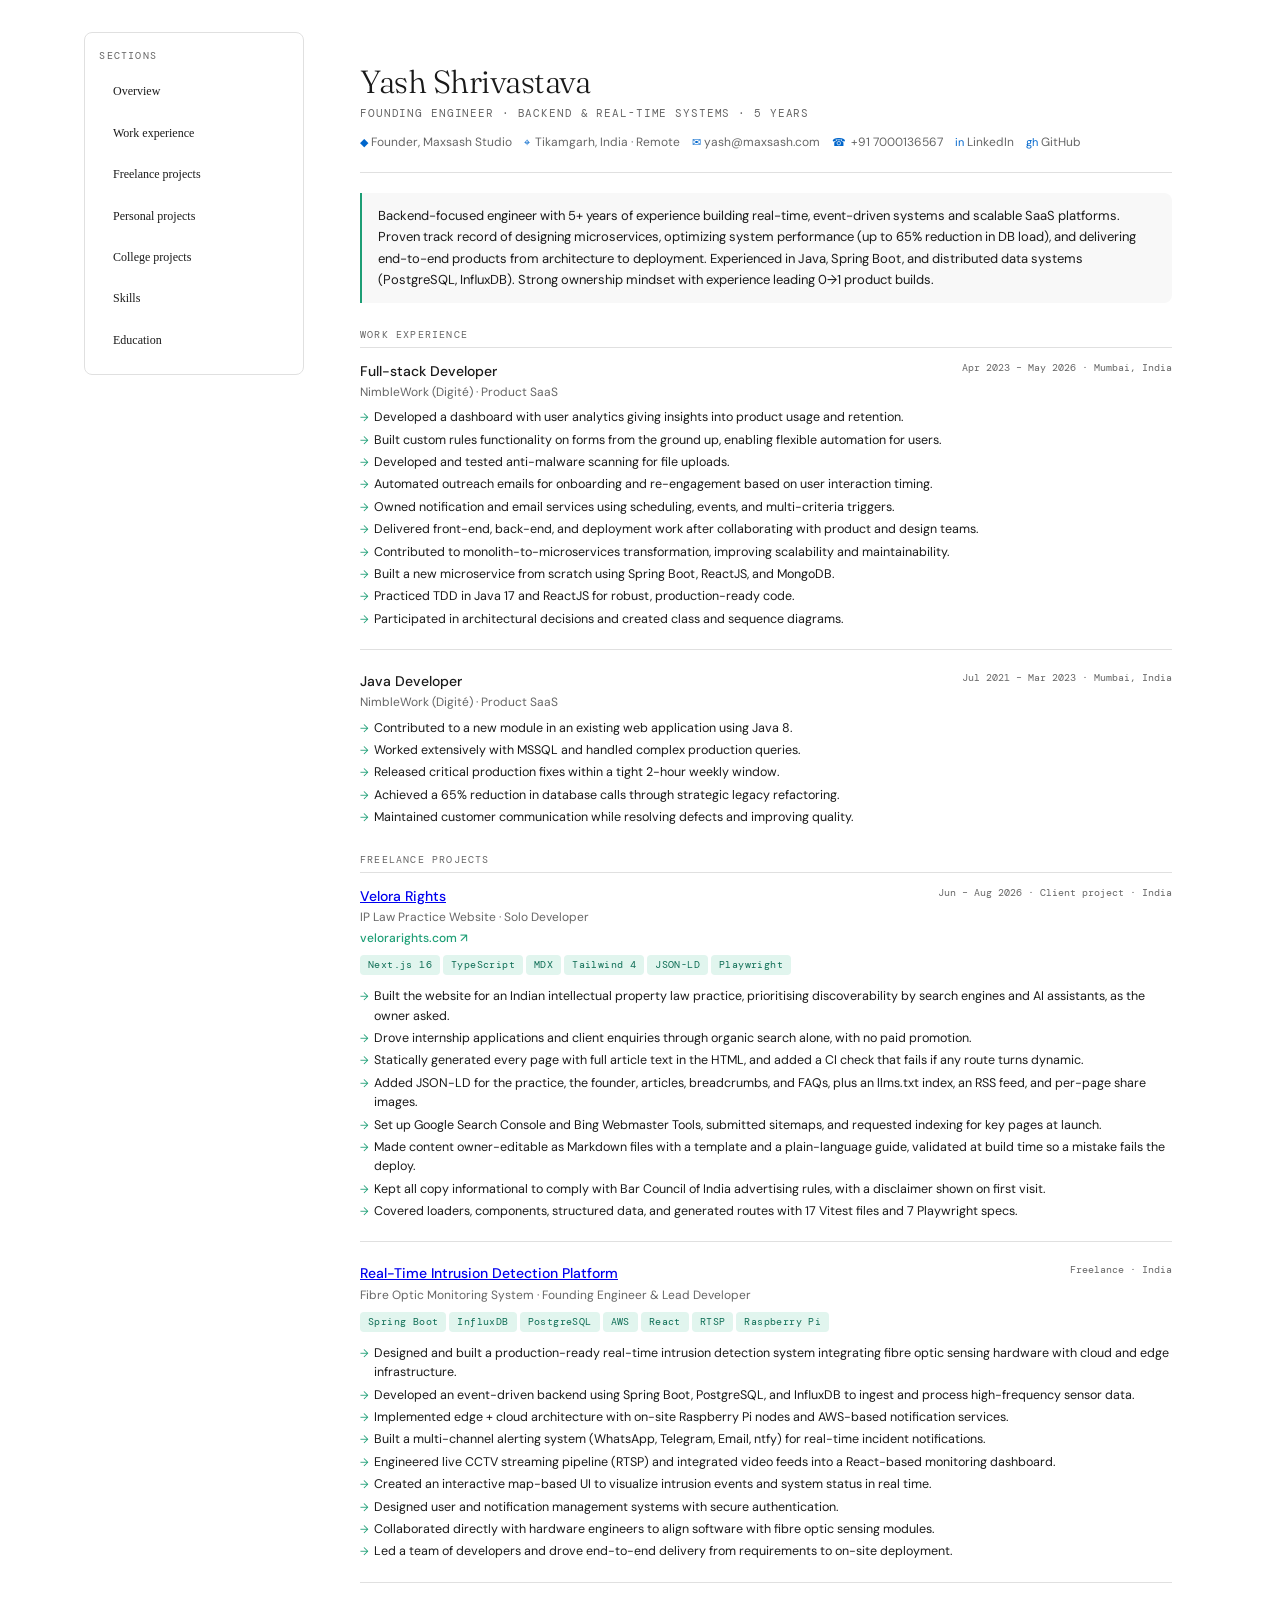
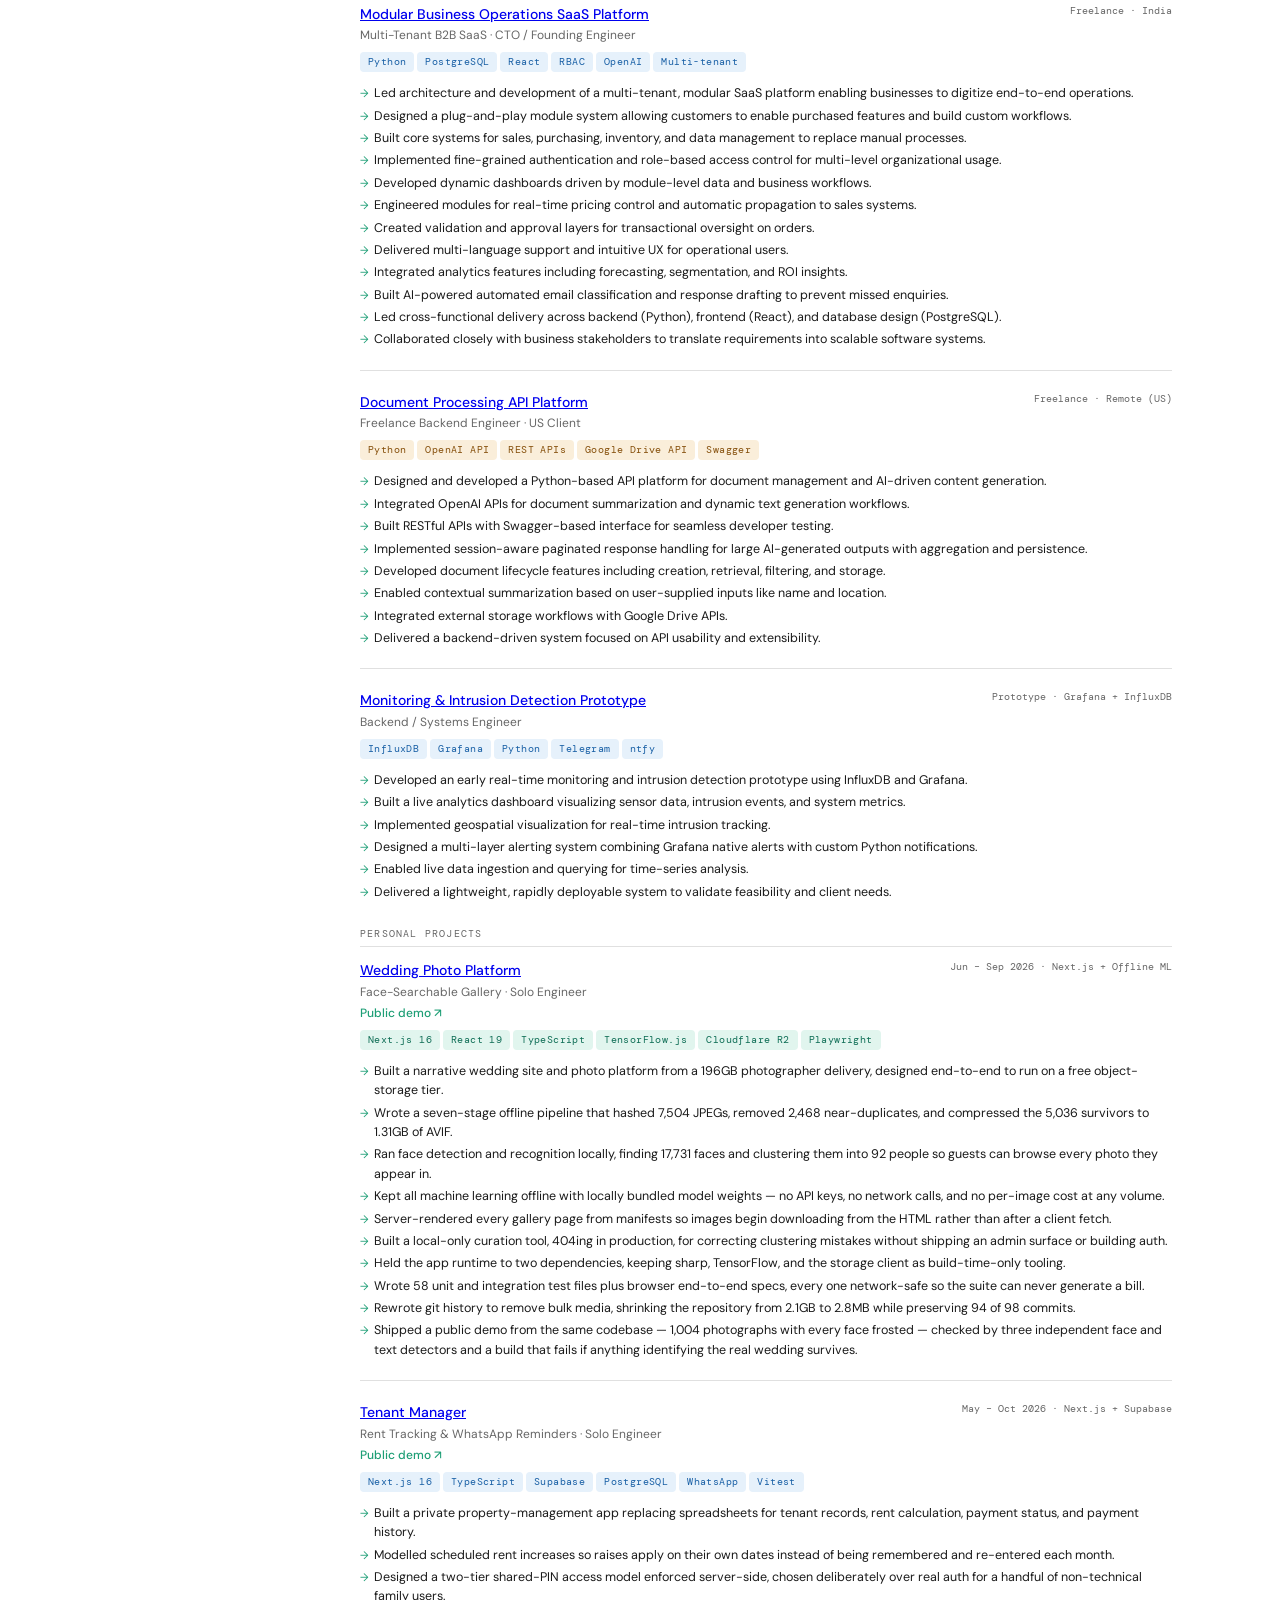
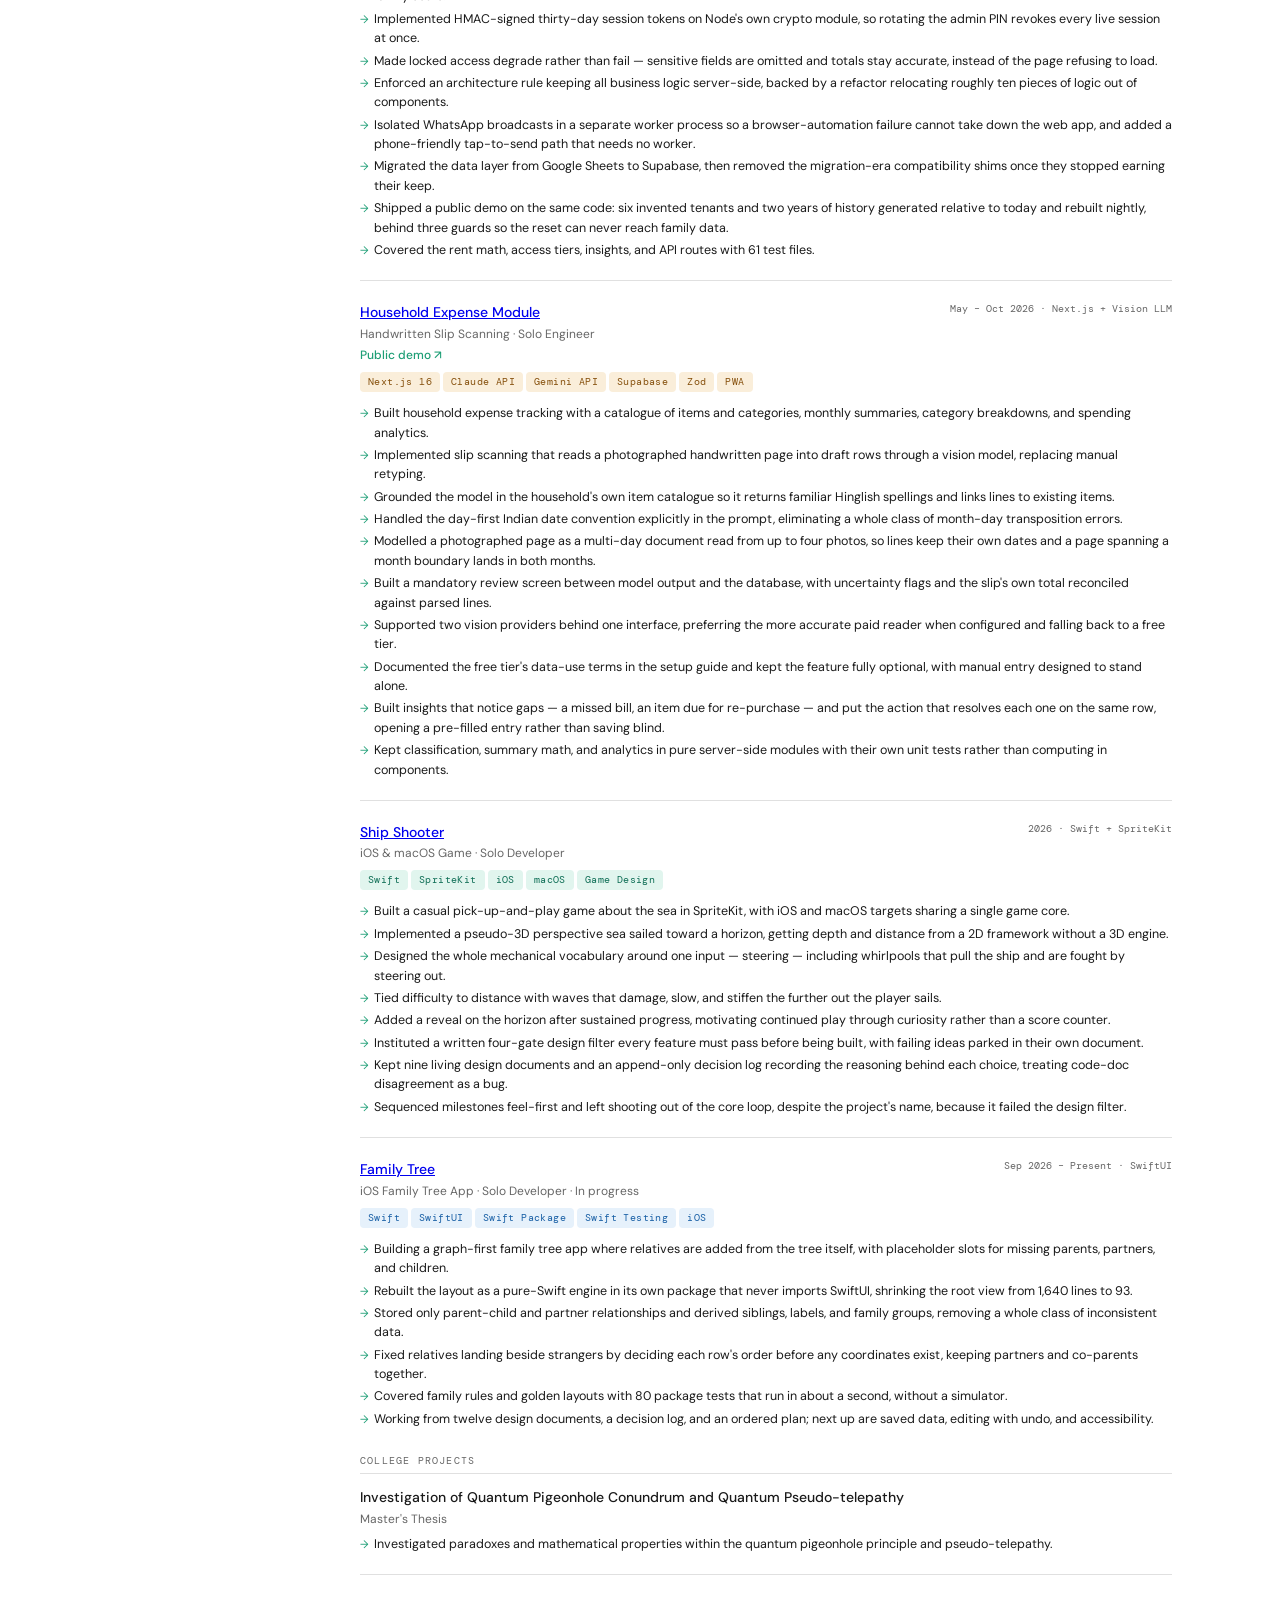
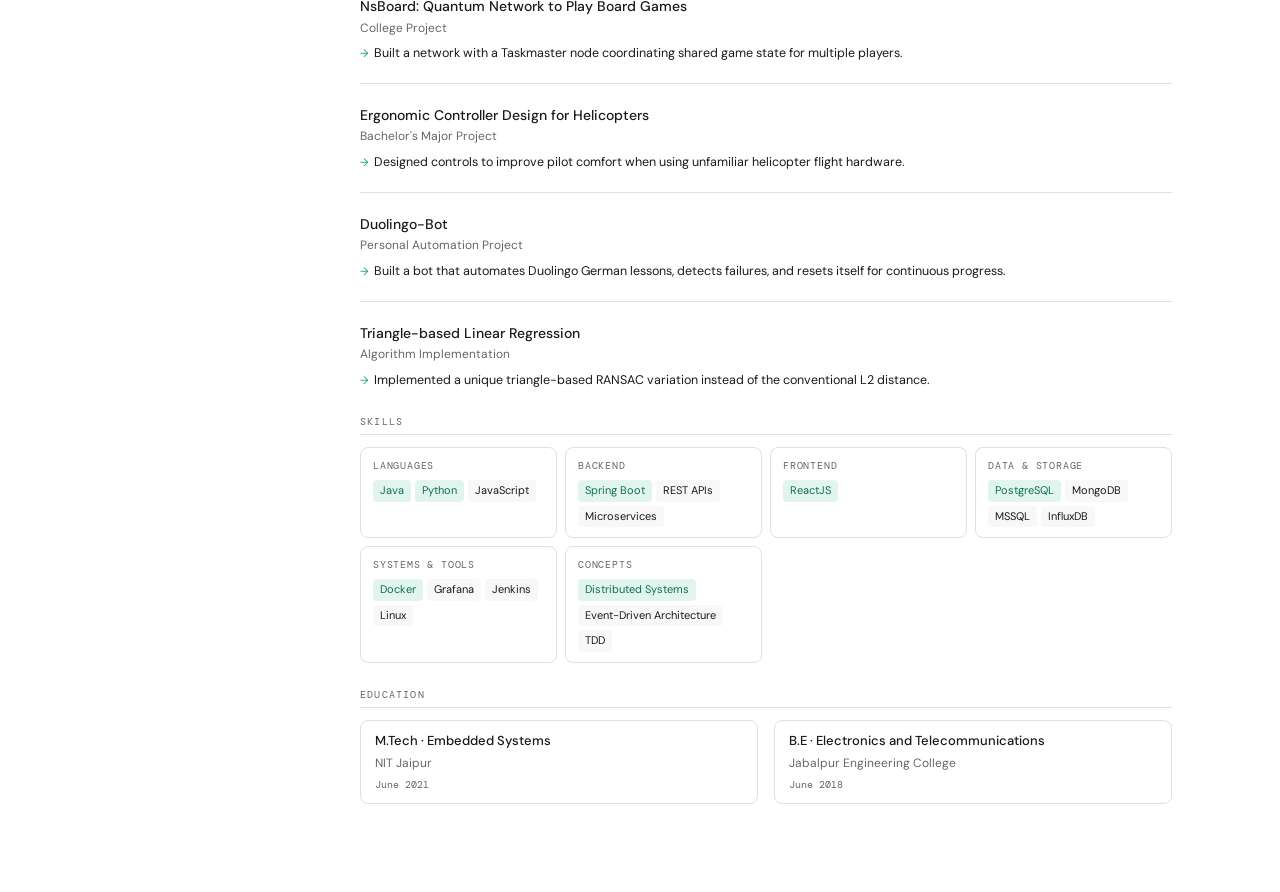
<file: index.html>
<!DOCTYPE html>
<html lang="en">
<head>
  <meta charset="UTF-8">
  <meta name="viewport" content="width=device-width, initial-scale=1.0">
  <title>Yash's Portfolio</title>
  <link rel="stylesheet" href="styles.css">
</head>

<body>
<div class="page-layout">
  <aside class="side-nav" aria-label="Page sections">
    <div class="nav-title">Sections</div>
    <ul class="nav-list">
      <li><a href="#overview">Overview</a></li>
      <li><a href="#work-experience">Work experience</a></li>
      <li><a href="#freelance-projects">Freelance projects</a></li>
      <li><a href="#personal-projects">Personal projects</a></li>
      <li><a href="#college-projects">College projects</a></li>
      <li><a href="#skills">Skills</a></li>
      <li><a href="#education">Education</a></li>
    </ul>
  </aside>
  <div class="resume" id="overview">

    <div class="header">
      <div class="name">Yash Shrivastava</div>
    <div class="tagline">Founding Engineer · Backend & Real-Time Systems · 5 Years</div>
      <div class="contact-row">
        <div class="contact-item"><a href="https://www.maxsash.com" target="_blank" rel="noopener noreferrer"><span>◆</span> Founder, Maxsash Studio</a></div>
        <div class="contact-item"><span>⌖</span> Tikamgarh, India · Remote</div>
        <div class="contact-item"><a href="mailto:yash@maxsash.com"><span>✉</span> yash@maxsash.com</a></div>
        <div class="contact-item"><span>☎</span> +91 7000136567</div>
        <div class="contact-item"><a href="https://www.linkedin.com/in/maxsash" target="_blank" rel="noopener noreferrer"><span>in</span> LinkedIn</a></div>
        <div class="contact-item"><a href="https://github.com/ctrl-alt-yash" target="_blank" rel="noopener noreferrer"><span>gh</span> GitHub</a></div>
      </div>
    </div>

  <div class="pitch">
    Backend-focused engineer with 5+ years of experience building real-time, event-driven systems and scalable SaaS platforms. Proven track record of designing microservices, optimizing system performance (up to 65% reduction in DB load), and delivering end-to-end products from architecture to deployment. Experienced in Java, Spring Boot, and distributed data systems (PostgreSQL, InfluxDB). Strong ownership mindset with experience leading 0→1 product builds.
  </div>

  <div class="section" id="work-experience">
    <div class="section-label">Work experience</div>

    <div class="job">
      <div class="job-header">
        <div>
          <div class="job-title">Full-stack Developer</div>
          <div class="job-company">NimbleWork (Digité) · Product SaaS</div>
        </div>
        <div class="job-meta">Apr 2023 – May 2026 · Mumbai, India</div>
      </div>
      <ul class="bullets">
        <li>Developed a dashboard with user analytics giving insights into product usage and retention.</li>
        <li>Built custom rules functionality on forms from the ground up, enabling flexible automation for users.</li>
        <li>Developed and tested anti-malware scanning for file uploads.</li>
        <li>Automated outreach emails for onboarding and re-engagement based on user interaction timing.</li>
        <li>Owned notification and email services using scheduling, events, and multi-criteria triggers.</li>
        <li>Delivered front-end, back-end, and deployment work after collaborating with product and design teams.</li>
        <li>Contributed to monolith-to-microservices transformation, improving scalability and maintainability.</li>
        <li>Built a new microservice from scratch using Spring Boot, ReactJS, and MongoDB.</li>
        <li>Practiced TDD in Java 17 and ReactJS for robust, production-ready code.</li>
        <li>Participated in architectural decisions and created class and sequence diagrams.</li>
      </ul>
    </div>

    <div class="job">
      <div class="job-header">
        <div>
          <div class="job-title">Java Developer</div>
          <div class="job-company">NimbleWork (Digité) · Product SaaS</div>
        </div>
        <div class="job-meta">Jul 2021 – Mar 2023 · Mumbai, India</div>
      </div>
      <ul class="bullets">
        <li>Contributed to a new module in an existing web application using Java 8.</li>
        <li>Worked extensively with MSSQL and handled complex production queries.</li>
        <li>Released critical production fixes within a tight 2-hour weekly window.</li>
        <li>Achieved a 65% reduction in database calls through strategic legacy refactoring.</li>
        <li>Maintained customer communication while resolving defects and improving quality.</li>
      </ul>
    </div>
  </div>

  <div class="section" id="freelance-projects">
    <div class="section-label">Freelance projects</div>

    <div class="job">
      <div class="job-header">
        <div>
          <div class="job-title"><a href="./case-study/velora-rights.html">Velora Rights</a></div>
          <div class="job-company">IP Law Practice Website · Solo Developer</div>
          <div class="project-link"><a href="https://velorarights.com" target="_blank" rel="noopener noreferrer">velorarights.com ↗</a></div>
        </div>
        <div class="job-meta">Jun – Aug 2026 · Client project · India</div>
      </div>
      <div style="margin-bottom:6px;">
        <span class="badge">Next.js 16</span>
        <span class="badge">TypeScript</span>
        <span class="badge">MDX</span>
        <span class="badge">Tailwind 4</span>
        <span class="badge">JSON-LD</span>
        <span class="badge">Playwright</span>
      </div>
      <ul class="bullets">
        <li>Built the website for an Indian intellectual property law practice, prioritising discoverability by search engines and AI assistants, as the owner asked.</li>
        <li>Drove internship applications and client enquiries through organic search alone, with no paid promotion.</li>
        <li>Statically generated every page with full article text in the HTML, and added a CI check that fails if any route turns dynamic.</li>
        <li>Added JSON-LD for the practice, the founder, articles, breadcrumbs, and FAQs, plus an llms.txt index, an RSS feed, and per-page share images.</li>
        <li>Set up Google Search Console and Bing Webmaster Tools, submitted sitemaps, and requested indexing for key pages at launch.</li>
        <li>Made content owner-editable as Markdown files with a template and a plain-language guide, validated at build time so a mistake fails the deploy.</li>
        <li>Kept all copy informational to comply with Bar Council of India advertising rules, with a disclaimer shown on first visit.</li>
        <li>Covered loaders, components, structured data, and generated routes with 17 Vitest files and 7 Playwright specs.</li>
      </ul>
    </div>

    <div class="job">
      <div class="job-header">
        <div>
          <div class="job-title"><a href="./case-study/intrusion-detection.html">Real-Time Intrusion Detection Platform</a></div>
          <div class="job-company">Fibre Optic Monitoring System · Founding Engineer & Lead Developer</div>
        </div>
        <div class="job-meta">Freelance · India</div>
      </div>
      <div style="margin-bottom:6px;">
        <span class="badge">Spring Boot</span>
        <span class="badge">InfluxDB</span>
        <span class="badge">PostgreSQL</span>
        <span class="badge">AWS</span>
        <span class="badge">React</span>
        <span class="badge">RTSP</span>
        <span class="badge">Raspberry Pi</span>
      </div>
      <ul class="bullets">
        <li>Designed and built a production-ready real-time intrusion detection system integrating fibre optic sensing hardware with cloud and edge infrastructure.</li>
        <li>Developed an event-driven backend using Spring Boot, PostgreSQL, and InfluxDB to ingest and process high-frequency sensor data.</li>
        <li>Implemented edge + cloud architecture with on-site Raspberry Pi nodes and AWS-based notification services.</li>
        <li>Built a multi-channel alerting system (WhatsApp, Telegram, Email, ntfy) for real-time incident notifications.</li>
        <li>Engineered live CCTV streaming pipeline (RTSP) and integrated video feeds into a React-based monitoring dashboard.</li>
        <li>Created an interactive map-based UI to visualize intrusion events and system status in real time.</li>
        <li>Designed user and notification management systems with secure authentication.</li>
        <li>Collaborated directly with hardware engineers to align software with fibre optic sensing modules.</li>
        <li>Led a team of developers and drove end-to-end delivery from requirements to on-site deployment.</li>
      </ul>
    </div>

    <div class="job">
      <div class="job-header">
        <div>
          <div class="job-title"><a href="./case-study/modular-saas.html">Modular Business Operations SaaS Platform</a></div>
          <div class="job-company">Multi-Tenant B2B SaaS · CTO / Founding Engineer</div>
        </div>
        <div class="job-meta">Freelance · India</div>
      </div>
      <div style="margin-bottom:6px;">
        <span class="badge badge-blue">Python</span>
        <span class="badge badge-blue">PostgreSQL</span>
        <span class="badge badge-blue">React</span>
        <span class="badge badge-blue">RBAC</span>
        <span class="badge badge-blue">OpenAI</span>
        <span class="badge badge-blue">Multi-tenant</span>
      </div>
      <ul class="bullets">
        <li>Led architecture and development of a multi-tenant, modular SaaS platform enabling businesses to digitize end-to-end operations.</li>
        <li>Designed a plug-and-play module system allowing customers to enable purchased features and build custom workflows.</li>
        <li>Built core systems for sales, purchasing, inventory, and data management to replace manual processes.</li>
        <li>Implemented fine-grained authentication and role-based access control for multi-level organizational usage.</li>
        <li>Developed dynamic dashboards driven by module-level data and business workflows.</li>
        <li>Engineered modules for real-time pricing control and automatic propagation to sales systems.</li>
        <li>Created validation and approval layers for transactional oversight on orders.</li>
        <li>Delivered multi-language support and intuitive UX for operational users.</li>
        <li>Integrated analytics features including forecasting, segmentation, and ROI insights.</li>
        <li>Built AI-powered automated email classification and response drafting to prevent missed enquiries.</li>
        <li>Led cross-functional delivery across backend (Python), frontend (React), and database design (PostgreSQL).</li>
        <li>Collaborated closely with business stakeholders to translate requirements into scalable software systems.</li>
      </ul>
    </div>

    <div class="job">
      <div class="job-header">
        <div>
          <div class="job-title"><a href="./case-study/document-processing-api.html">Document Processing API Platform</a></div>
          <div class="job-company">Freelance Backend Engineer · US Client</div>
        </div>
        <div class="job-meta">Freelance · Remote (US)</div>
      </div>
      <div style="margin-bottom:6px;">
        <span class="badge badge-amber">Python</span>
        <span class="badge badge-amber">OpenAI API</span>
        <span class="badge badge-amber">REST APIs</span>
        <span class="badge badge-amber">Google Drive API</span>
        <span class="badge badge-amber">Swagger</span>
      </div>
      <ul class="bullets">
        <li>Designed and developed a Python-based API platform for document management and AI-driven content generation.</li>
        <li>Integrated OpenAI APIs for document summarization and dynamic text generation workflows.</li>
        <li>Built RESTful APIs with Swagger-based interface for seamless developer testing.</li>
        <li>Implemented session-aware paginated response handling for large AI-generated outputs with aggregation and persistence.</li>
        <li>Developed document lifecycle features including creation, retrieval, filtering, and storage.</li>
        <li>Enabled contextual summarization based on user-supplied inputs like name and location.</li>
        <li>Integrated external storage workflows with Google Drive APIs.</li>
        <li>Delivered a backend-driven system focused on API usability and extensibility.</li>
      </ul>
    </div>

    <div class="job">
      <div class="job-header">
        <div>
          <div class="job-title"><a href="./case-study/intrusion-monitoring-prototype.html">Monitoring & Intrusion Detection Prototype</a></div>
          <div class="job-company">Backend / Systems Engineer</div>
        </div>
        <div class="job-meta">Prototype · Grafana + InfluxDB</div>
      </div>
      <div style="margin-bottom:6px;">
        <span class="badge badge-blue">InfluxDB</span>
        <span class="badge badge-blue">Grafana</span>
        <span class="badge badge-blue">Python</span>
        <span class="badge badge-blue">Telegram</span>
        <span class="badge badge-blue">ntfy</span>
      </div>
      <ul class="bullets">
        <li>Developed an early real-time monitoring and intrusion detection prototype using InfluxDB and Grafana.</li>
        <li>Built a live analytics dashboard visualizing sensor data, intrusion events, and system metrics.</li>
        <li>Implemented geospatial visualization for real-time intrusion tracking.</li>
        <li>Designed a multi-layer alerting system combining Grafana native alerts with custom Python notifications.</li>
        <li>Enabled live data ingestion and querying for time-series analysis.</li>
        <li>Delivered a lightweight, rapidly deployable system to validate feasibility and client needs.</li>
      </ul>
    </div>
  </div>


  <div class="section" id="personal-projects">
    <div class="section-label">Personal projects</div>

    <div class="job">
      <div class="job-header">
        <div>
          <div class="job-title"><a href="./case-study/wedding-site.html">Wedding Photo Platform</a></div>
          <div class="job-company">Face-Searchable Gallery · Solo Engineer</div>
          <div class="project-link"><a href="https://wedding-demo-teal.vercel.app/" target="_blank" rel="noopener noreferrer">Public demo ↗</a></div>
        </div>
        <div class="job-meta">Jun – Sep 2026 · Next.js + Offline ML</div>
      </div>
      <div style="margin-bottom:6px;">
        <span class="badge">Next.js 16</span>
        <span class="badge">React 19</span>
        <span class="badge">TypeScript</span>
        <span class="badge">TensorFlow.js</span>
        <span class="badge">Cloudflare R2</span>
        <span class="badge">Playwright</span>
      </div>
      <ul class="bullets">
        <li>Built a narrative wedding site and photo platform from a 196GB photographer delivery, designed end-to-end to run on a free object-storage tier.</li>
        <li>Wrote a seven-stage offline pipeline that hashed 7,504 JPEGs, removed 2,468 near-duplicates, and compressed the 5,036 survivors to 1.31GB of AVIF.</li>
        <li>Ran face detection and recognition locally, finding 17,731 faces and clustering them into 92 people so guests can browse every photo they appear in.</li>
        <li>Kept all machine learning offline with locally bundled model weights — no API keys, no network calls, and no per-image cost at any volume.</li>
        <li>Server-rendered every gallery page from manifests so images begin downloading from the HTML rather than after a client fetch.</li>
        <li>Built a local-only curation tool, 404ing in production, for correcting clustering mistakes without shipping an admin surface or building auth.</li>
        <li>Held the app runtime to two dependencies, keeping sharp, TensorFlow, and the storage client as build-time-only tooling.</li>
        <li>Wrote 58 unit and integration test files plus browser end-to-end specs, every one network-safe so the suite can never generate a bill.</li>
        <li>Rewrote git history to remove bulk media, shrinking the repository from 2.1GB to 2.8MB while preserving 94 of 98 commits.</li>
        <li>Shipped a public demo from the same codebase — 1,004 photographs with every face frosted — checked by three independent face and text detectors and a build that fails if anything identifying the real wedding survives.</li>
      </ul>
    </div>

    <div class="job">
      <div class="job-header">
        <div>
          <div class="job-title"><a href="./case-study/tenant-manager.html">Tenant Manager</a></div>
          <div class="job-company">Rent Tracking &amp; WhatsApp Reminders · Solo Engineer</div>
          <div class="project-link"><a href="https://tenant-management-2my6.vercel.app/" target="_blank" rel="noopener noreferrer">Public demo ↗</a></div>
        </div>
        <div class="job-meta">May – Oct 2026 · Next.js + Supabase</div>
      </div>
      <div style="margin-bottom:6px;">
        <span class="badge badge-blue">Next.js 16</span>
        <span class="badge badge-blue">TypeScript</span>
        <span class="badge badge-blue">Supabase</span>
        <span class="badge badge-blue">PostgreSQL</span>
        <span class="badge badge-blue">WhatsApp</span>
        <span class="badge badge-blue">Vitest</span>
      </div>
      <ul class="bullets">
        <li>Built a private property-management app replacing spreadsheets for tenant records, rent calculation, payment status, and payment history.</li>
        <li>Modelled scheduled rent increases so raises apply on their own dates instead of being remembered and re-entered each month.</li>
        <li>Designed a two-tier shared-PIN access model enforced server-side, chosen deliberately over real auth for a handful of non-technical family users.</li>
        <li>Implemented HMAC-signed thirty-day session tokens on Node's own crypto module, so rotating the admin PIN revokes every live session at once.</li>
        <li>Made locked access degrade rather than fail — sensitive fields are omitted and totals stay accurate, instead of the page refusing to load.</li>
        <li>Enforced an architecture rule keeping all business logic server-side, backed by a refactor relocating roughly ten pieces of logic out of components.</li>
        <li>Isolated WhatsApp broadcasts in a separate worker process so a browser-automation failure cannot take down the web app, and added a phone-friendly tap-to-send path that needs no worker.</li>
        <li>Migrated the data layer from Google Sheets to Supabase, then removed the migration-era compatibility shims once they stopped earning their keep.</li>
        <li>Shipped a public demo on the same code: six invented tenants and two years of history generated relative to today and rebuilt nightly, behind three guards so the reset can never reach family data.</li>
        <li>Covered the rent math, access tiers, insights, and API routes with 61 test files.</li>
      </ul>
    </div>

    <div class="job">
      <div class="job-header">
        <div>
          <div class="job-title"><a href="./case-study/expense-module.html">Household Expense Module</a></div>
          <div class="job-company">Handwritten Slip Scanning · Solo Engineer</div>
          <div class="project-link"><a href="https://tenant-management-2my6.vercel.app/expense" target="_blank" rel="noopener noreferrer">Public demo ↗</a></div>
        </div>
        <div class="job-meta">May – Oct 2026 · Next.js + Vision LLM</div>
      </div>
      <div style="margin-bottom:6px;">
        <span class="badge badge-amber">Next.js 16</span>
        <span class="badge badge-amber">Claude API</span>
        <span class="badge badge-amber">Gemini API</span>
        <span class="badge badge-amber">Supabase</span>
        <span class="badge badge-amber">Zod</span>
        <span class="badge badge-amber">PWA</span>
      </div>
      <ul class="bullets">
        <li>Built household expense tracking with a catalogue of items and categories, monthly summaries, category breakdowns, and spending analytics.</li>
        <li>Implemented slip scanning that reads a photographed handwritten page into draft rows through a vision model, replacing manual retyping.</li>
        <li>Grounded the model in the household's own item catalogue so it returns familiar Hinglish spellings and links lines to existing items.</li>
        <li>Handled the day-first Indian date convention explicitly in the prompt, eliminating a whole class of month-day transposition errors.</li>
        <li>Modelled a photographed page as a multi-day document read from up to four photos, so lines keep their own dates and a page spanning a month boundary lands in both months.</li>
        <li>Built a mandatory review screen between model output and the database, with uncertainty flags and the slip's own total reconciled against parsed lines.</li>
        <li>Supported two vision providers behind one interface, preferring the more accurate paid reader when configured and falling back to a free tier.</li>
        <li>Documented the free tier's data-use terms in the setup guide and kept the feature fully optional, with manual entry designed to stand alone.</li>
        <li>Built insights that notice gaps — a missed bill, an item due for re-purchase — and put the action that resolves each one on the same row, opening a pre-filled entry rather than saving blind.</li>
        <li>Kept classification, summary math, and analytics in pure server-side modules with their own unit tests rather than computing in components.</li>
      </ul>
    </div>

    <div class="job">
      <div class="job-header">
        <div>
          <div class="job-title"><a href="./case-study/ship-shooter.html">Ship Shooter</a></div>
          <div class="job-company">iOS &amp; macOS Game · Solo Developer</div>
        </div>
        <div class="job-meta">2026 · Swift + SpriteKit</div>
      </div>
      <div style="margin-bottom:6px;">
        <span class="badge">Swift</span>
        <span class="badge">SpriteKit</span>
        <span class="badge">iOS</span>
        <span class="badge">macOS</span>
        <span class="badge">Game Design</span>
      </div>
      <ul class="bullets">
        <li>Built a casual pick-up-and-play game about the sea in SpriteKit, with iOS and macOS targets sharing a single game core.</li>
        <li>Implemented a pseudo-3D perspective sea sailed toward a horizon, getting depth and distance from a 2D framework without a 3D engine.</li>
        <li>Designed the whole mechanical vocabulary around one input — steering — including whirlpools that pull the ship and are fought by steering out.</li>
        <li>Tied difficulty to distance with waves that damage, slow, and stiffen the further out the player sails.</li>
        <li>Added a reveal on the horizon after sustained progress, motivating continued play through curiosity rather than a score counter.</li>
        <li>Instituted a written four-gate design filter every feature must pass before being built, with failing ideas parked in their own document.</li>
        <li>Kept nine living design documents and an append-only decision log recording the reasoning behind each choice, treating code-doc disagreement as a bug.</li>
        <li>Sequenced milestones feel-first and left shooting out of the core loop, despite the project's name, because it failed the design filter.</li>
      </ul>
    </div>

    <div class="job">
      <div class="job-header">
        <div>
          <div class="job-title"><a href="./case-study/family-tree.html">Family Tree</a></div>
          <div class="job-company">iOS Family Tree App · Solo Developer · In progress</div>
        </div>
        <div class="job-meta">Sep 2026 – Present · SwiftUI</div>
      </div>
      <div style="margin-bottom:6px;">
        <span class="badge badge-blue">Swift</span>
        <span class="badge badge-blue">SwiftUI</span>
        <span class="badge badge-blue">Swift Package</span>
        <span class="badge badge-blue">Swift Testing</span>
        <span class="badge badge-blue">iOS</span>
      </div>
      <ul class="bullets">
        <li>Building a graph-first family tree app where relatives are added from the tree itself, with placeholder slots for missing parents, partners, and children.</li>
        <li>Rebuilt the layout as a pure-Swift engine in its own package that never imports SwiftUI, shrinking the root view from 1,640 lines to 93.</li>
        <li>Stored only parent-child and partner relationships and derived siblings, labels, and family groups, removing a whole class of inconsistent data.</li>
        <li>Fixed relatives landing beside strangers by deciding each row's order before any coordinates exist, keeping partners and co-parents together.</li>
        <li>Covered family rules and golden layouts with 80 package tests that run in about a second, without a simulator.</li>
        <li>Working from twelve design documents, a decision log, and an ordered plan; next up are saved data, editing with undo, and accessibility.</li>
      </ul>
    </div>
  </div>

  <div class="section" id="college-projects">
    <div class="section-label">College projects</div>

    <div class="job">
      <div class="job-header">
        <div>
          <div class="job-title">Investigation of Quantum Pigeonhole Conundrum and Quantum Pseudo-telepathy</div>
          <div class="job-company">Master's Thesis</div>
        </div>
      </div>
      <ul class="bullets">
        <li>Investigated paradoxes and mathematical properties within the quantum pigeonhole principle and pseudo-telepathy.</li>
      </ul>
    </div>

    <div class="job">
      <div class="job-header">
        <div>
          <div class="job-title">NsBoard: Quantum Network to Play Board Games</div>
          <div class="job-company">College Project</div>
        </div>
      </div>
      <ul class="bullets">
        <li>Built a network with a Taskmaster node coordinating shared game state for multiple players.</li>
      </ul>
    </div>

    <div class="job">
      <div class="job-header">
        <div>
          <div class="job-title">Ergonomic Controller Design for Helicopters</div>
          <div class="job-company">Bachelor's Major Project</div>
        </div>
      </div>
      <ul class="bullets">
        <li>Designed controls to improve pilot comfort when using unfamiliar helicopter flight hardware.</li>
      </ul>
    </div>

    <div class="job">
      <div class="job-header">
        <div>
          <div class="job-title">Duolingo-Bot</div>
          <div class="job-company">Personal Automation Project</div>
        </div>
      </div>
      <ul class="bullets">
        <li>Built a bot that automates Duolingo German lessons, detects failures, and resets itself for continuous progress.</li>
      </ul>
    </div>

    <div class="job">
      <div class="job-header">
        <div>
          <div class="job-title">Triangle-based Linear Regression</div>
          <div class="job-company">Algorithm Implementation</div>
        </div>
      </div>
      <ul class="bullets">
        <li>Implemented a unique triangle-based RANSAC variation instead of the conventional L2 distance.</li>
      </ul>
    </div>
  </div>

  <div class="section" id="skills">
    <div class="section-label">Skills</div>
    <div class="skills-grid">
      <div class="skill-group">
        <div class="skill-group-title">Languages</div>
        <div class="skill-tags">
          <span class="tag highlight-tag">Java</span>
          <span class="tag highlight-tag">Python</span>
          <span class="tag">JavaScript</span>
        </div>
      </div>
      <div class="skill-group">
        <div class="skill-group-title">Backend</div>
        <div class="skill-tags">
          <span class="tag highlight-tag">Spring Boot</span>
          <span class="tag">REST APIs</span>
          <span class="tag">Microservices</span>
        </div>
      </div>
      <div class="skill-group">
        <div class="skill-group-title">Frontend</div>
        <div class="skill-tags">
          <span class="tag highlight-tag">ReactJS</span>
        </div>
      </div>
      <div class="skill-group">
        <div class="skill-group-title">Data & Storage</div>
        <div class="skill-tags">
          <span class="tag highlight-tag">PostgreSQL</span>
          <span class="tag">MongoDB</span>
          <span class="tag">MSSQL</span>
          <span class="tag">InfluxDB</span>
        </div>
      </div>
      <div class="skill-group">
        <div class="skill-group-title">Systems & Tools</div>
        <div class="skill-tags">
          <span class="tag highlight-tag">Docker</span>
          <span class="tag">Grafana</span>
          <span class="tag">Jenkins</span>
          <span class="tag">Linux</span>
        </div>
      </div>
      <div class="skill-group">
        <div class="skill-group-title">Concepts</div>
        <div class="skill-tags">
          <span class="tag highlight-tag">Distributed Systems</span>
          <span class="tag">Event-Driven Architecture</span>
          <span class="tag">TDD</span>
        </div>
      </div>
    </div>
  </div>

  <div class="section" id="education">
    <div class="section-label">Education</div>
    <div class="two-col">
      <div class="edu-item">
        <div class="edu-degree">M.Tech · Embedded Systems</div>
        <div class="edu-school">NIT Jaipur</div>
        <div class="edu-year">June 2021</div>
      </div>
      <div class="edu-item">
        <div class="edu-degree">B.E · Electronics and Telecommunications</div>
        <div class="edu-school">Jabalpur Engineering College</div>
        <div class="edu-year">June 2018</div>
      </div>
    </div>
  </div>

</div>
</div>

</body>
</html>
</file>
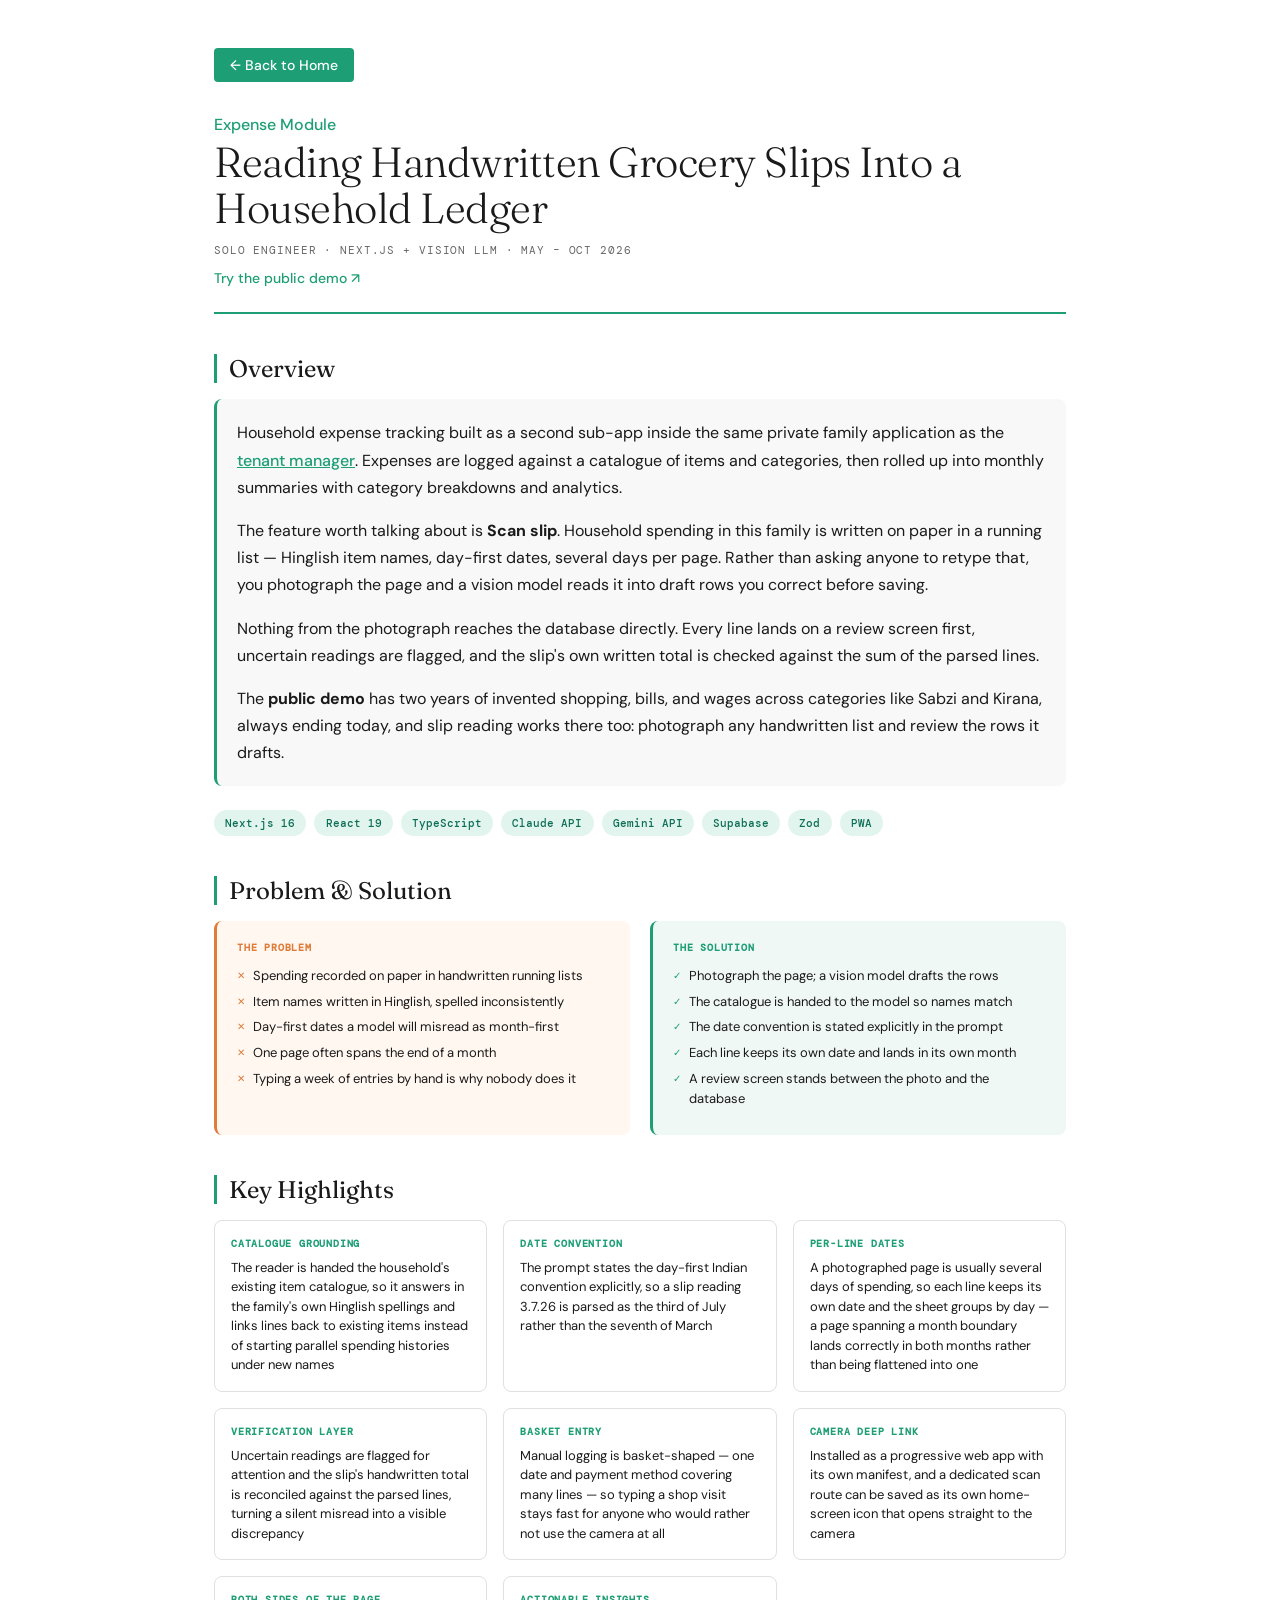
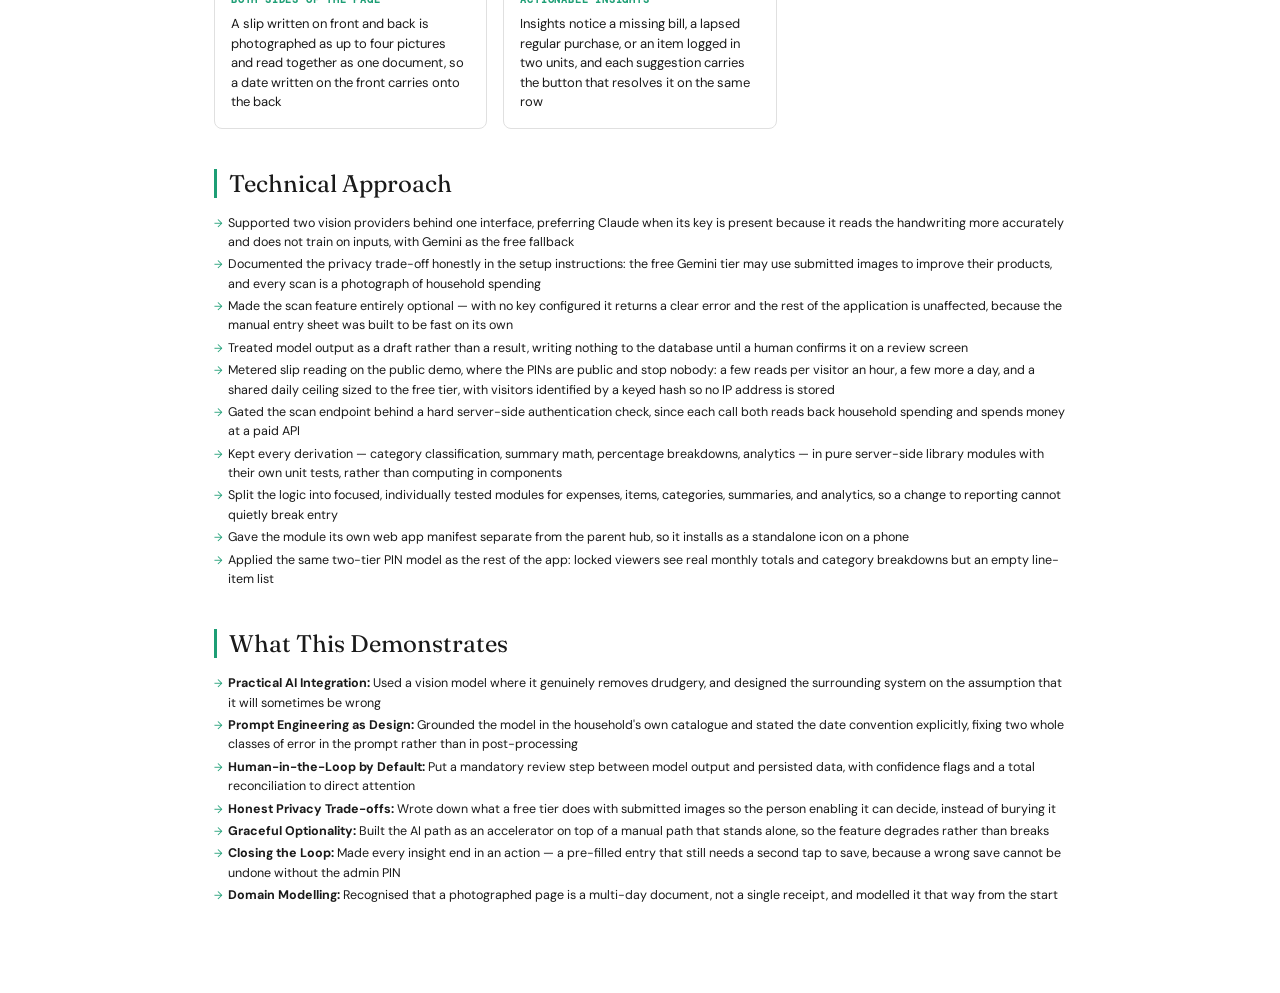
<file: case-study/expense-module.html>
<!DOCTYPE html>
<html lang="en">
<head>
  <meta charset="UTF-8">
  <meta name="viewport" content="width=device-width, initial-scale=1.0">
  <title>Expense Module - Case Study</title>
  <link rel="stylesheet" href="case-study.css">
</head>

<body>
<div class="case-study">
  <a href="../index.html" class="back-button">← Back to Home</a>
  <div class="case-study-header">
    <div class="case-study-subtitle">Expense Module</div>
    <h1 class="case-study-title">Reading Handwritten Grocery Slips Into a Household Ledger</h1>
    <div class="case-study-meta">Solo Engineer · Next.js + Vision LLM · May – Oct 2026</div>
    <a href="https://tenant-management-2my6.vercel.app/expense" class="demo-link" target="_blank" rel="noopener noreferrer">Try the public demo ↗</a>
  </div>

  <div class="case-study-section">
    <h2 class="case-study-section-title">Overview</h2>
    <div class="overview-box">
      <p>
        Household expense tracking built as a second sub-app inside the same private family application as the <a href="./tenant-manager.html" style="color:#1D9E75;font-weight:500;">tenant manager</a>. Expenses are logged against a catalogue of items and categories, then rolled up into monthly summaries with category breakdowns and analytics.
      </p>
      <p>
        The feature worth talking about is <strong>Scan slip</strong>. Household spending in this family is written on paper in a running list — Hinglish item names, day-first dates, several days per page. Rather than asking anyone to retype that, you photograph the page and a vision model reads it into draft rows you correct before saving.
      </p>
      <p>
        Nothing from the photograph reaches the database directly. Every line lands on a review screen first, uncertain readings are flagged, and the slip's own written total is checked against the sum of the parsed lines.
      </p>
      <p>
        The <strong>public demo</strong> has two years of invented shopping, bills, and wages across categories like Sabzi and Kirana, always ending today, and slip reading works there too: photograph any handwritten list and review the rows it drafts.
      </p>
    </div>

    <div class="tech-stack">
      <span class="tech-badge">Next.js 16</span>
      <span class="tech-badge">React 19</span>
      <span class="tech-badge">TypeScript</span>
      <span class="tech-badge">Claude API</span>
      <span class="tech-badge">Gemini API</span>
      <span class="tech-badge">Supabase</span>
      <span class="tech-badge">Zod</span>
      <span class="tech-badge">PWA</span>
    </div>
  </div>

  <div class="case-study-section">
    <h2 class="case-study-section-title">Problem &amp; Solution</h2>
    <div class="problem-solution-grid">
      <div class="ps-card problem">
        <h4>The Problem</h4>
        <ul>
          <li>Spending recorded on paper in handwritten running lists</li>
          <li>Item names written in Hinglish, spelled inconsistently</li>
          <li>Day-first dates a model will misread as month-first</li>
          <li>One page often spans the end of a month</li>
          <li>Typing a week of entries by hand is why nobody does it</li>
        </ul>
      </div>
      <div class="ps-card solution">
        <h4>The Solution</h4>
        <ul>
          <li>Photograph the page; a vision model drafts the rows</li>
          <li>The catalogue is handed to the model so names match</li>
          <li>The date convention is stated explicitly in the prompt</li>
          <li>Each line keeps its own date and lands in its own month</li>
          <li>A review screen stands between the photo and the database</li>
        </ul>
      </div>
    </div>
  </div>

  <div class="case-study-section">
    <h2 class="case-study-section-title">Key Highlights</h2>
    <div class="highlights-grid">
      <div class="highlight-card">
        <div class="highlight-label">Catalogue Grounding</div>
        <div class="highlight-text">The reader is handed the household's existing item catalogue, so it answers in the family's own Hinglish spellings and links lines back to existing items instead of starting parallel spending histories under new names</div>
      </div>
      <div class="highlight-card">
        <div class="highlight-label">Date Convention</div>
        <div class="highlight-text">The prompt states the day-first Indian convention explicitly, so a slip reading 3.7.26 is parsed as the third of July rather than the seventh of March</div>
      </div>
      <div class="highlight-card">
        <div class="highlight-label">Per-Line Dates</div>
        <div class="highlight-text">A photographed page is usually several days of spending, so each line keeps its own date and the sheet groups by day — a page spanning a month boundary lands correctly in both months rather than being flattened into one</div>
      </div>
      <div class="highlight-card">
        <div class="highlight-label">Verification Layer</div>
        <div class="highlight-text">Uncertain readings are flagged for attention and the slip's handwritten total is reconciled against the parsed lines, turning a silent misread into a visible discrepancy</div>
      </div>
      <div class="highlight-card">
        <div class="highlight-label">Basket Entry</div>
        <div class="highlight-text">Manual logging is basket-shaped — one date and payment method covering many lines — so typing a shop visit stays fast for anyone who would rather not use the camera at all</div>
      </div>
      <div class="highlight-card">
        <div class="highlight-label">Camera Deep Link</div>
        <div class="highlight-text">Installed as a progressive web app with its own manifest, and a dedicated scan route can be saved as its own home-screen icon that opens straight to the camera</div>
      </div>
      <div class="highlight-card">
        <div class="highlight-label">Both Sides of the Page</div>
        <div class="highlight-text">A slip written on front and back is photographed as up to four pictures and read together as one document, so a date written on the front carries onto the back</div>
      </div>
      <div class="highlight-card">
        <div class="highlight-label">Actionable Insights</div>
        <div class="highlight-text">Insights notice a missing bill, a lapsed regular purchase, or an item logged in two units, and each suggestion carries the button that resolves it on the same row</div>
      </div>
    </div>
  </div>

  <div class="case-study-section">
    <h2 class="case-study-section-title">Technical Approach</h2>
    <ul class="bullets">
      <li>Supported two vision providers behind one interface, preferring Claude when its key is present because it reads the handwriting more accurately and does not train on inputs, with Gemini as the free fallback</li>
      <li>Documented the privacy trade-off honestly in the setup instructions: the free Gemini tier may use submitted images to improve their products, and every scan is a photograph of household spending</li>
      <li>Made the scan feature entirely optional — with no key configured it returns a clear error and the rest of the application is unaffected, because the manual entry sheet was built to be fast on its own</li>
      <li>Treated model output as a draft rather than a result, writing nothing to the database until a human confirms it on a review screen</li>
      <li>Metered slip reading on the public demo, where the PINs are public and stop nobody: a few reads per visitor an hour, a few more a day, and a shared daily ceiling sized to the free tier, with visitors identified by a keyed hash so no IP address is stored</li>
      <li>Gated the scan endpoint behind a hard server-side authentication check, since each call both reads back household spending and spends money at a paid API</li>
      <li>Kept every derivation — category classification, summary math, percentage breakdowns, analytics — in pure server-side library modules with their own unit tests, rather than computing in components</li>
      <li>Split the logic into focused, individually tested modules for expenses, items, categories, summaries, and analytics, so a change to reporting cannot quietly break entry</li>
      <li>Gave the module its own web app manifest separate from the parent hub, so it installs as a standalone icon on a phone</li>
      <li>Applied the same two-tier PIN model as the rest of the app: locked viewers see real monthly totals and category breakdowns but an empty line-item list</li>
    </ul>
  </div>

  <div class="case-study-section">
    <h2 class="case-study-section-title">What This Demonstrates</h2>
    <ul class="bullets">
      <li><strong>Practical AI Integration:</strong> Used a vision model where it genuinely removes drudgery, and designed the surrounding system on the assumption that it will sometimes be wrong</li>
      <li><strong>Prompt Engineering as Design:</strong> Grounded the model in the household's own catalogue and stated the date convention explicitly, fixing two whole classes of error in the prompt rather than in post-processing</li>
      <li><strong>Human-in-the-Loop by Default:</strong> Put a mandatory review step between model output and persisted data, with confidence flags and a total reconciliation to direct attention</li>
      <li><strong>Honest Privacy Trade-offs:</strong> Wrote down what a free tier does with submitted images so the person enabling it can decide, instead of burying it</li>
      <li><strong>Graceful Optionality:</strong> Built the AI path as an accelerator on top of a manual path that stands alone, so the feature degrades rather than breaks</li>
      <li><strong>Closing the Loop:</strong> Made every insight end in an action — a pre-filled entry that still needs a second tap to save, because a wrong save cannot be undone without the admin PIN</li>
      <li><strong>Domain Modelling:</strong> Recognised that a photographed page is a multi-day document, not a single receipt, and modelled it that way from the start</li>
    </ul>
  </div>

</div>
</body>
</html>
</file>
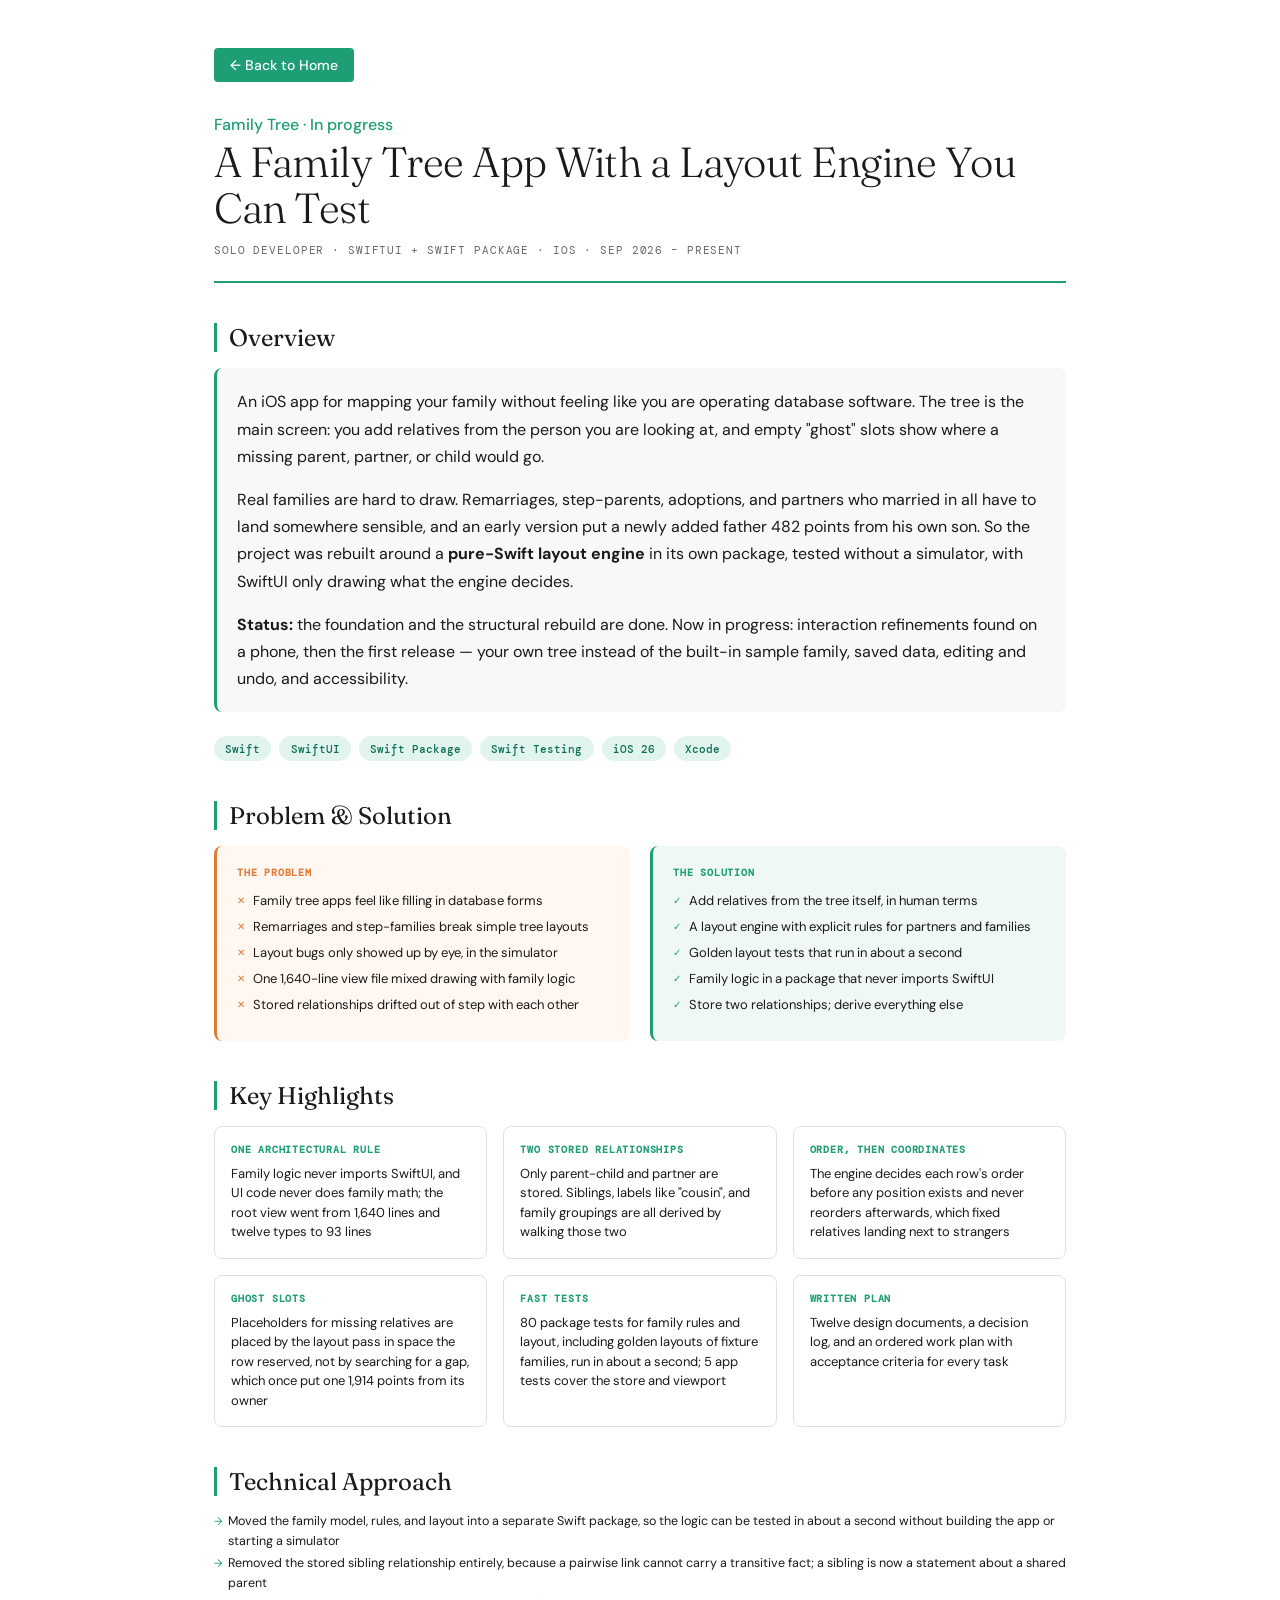
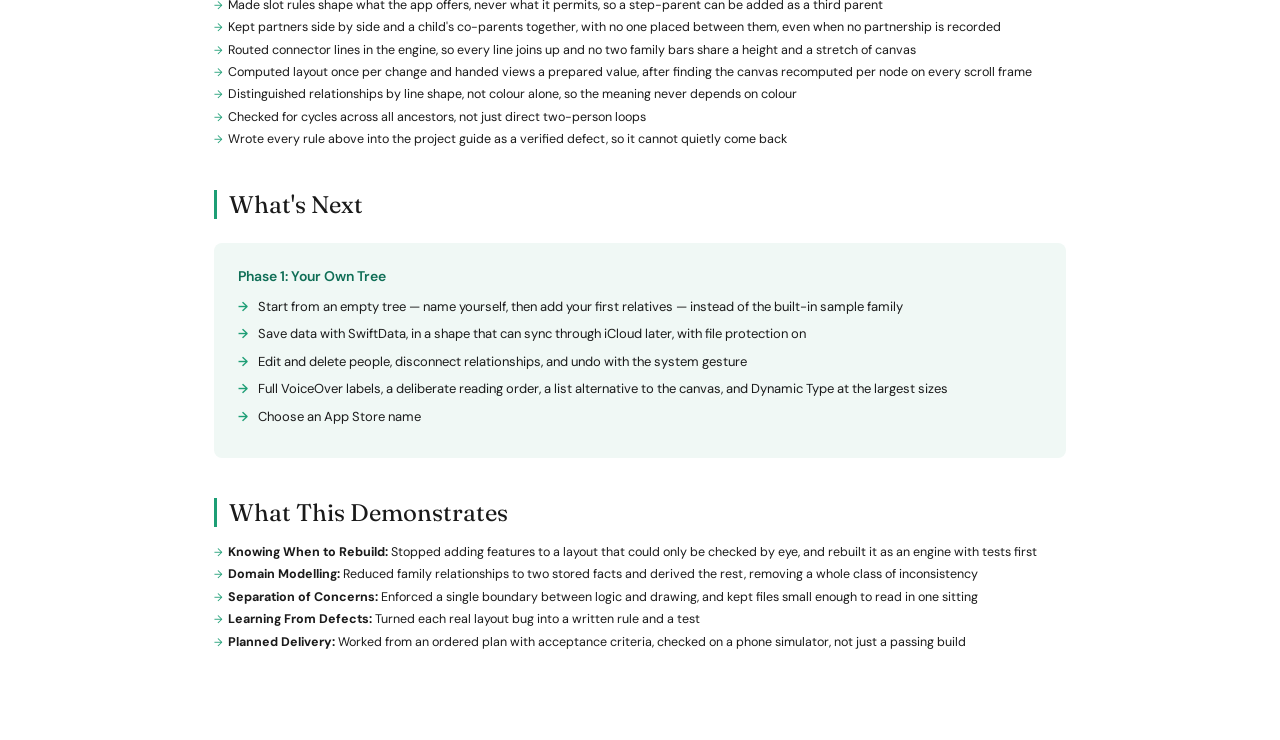
<file: case-study/family-tree.html>
<!DOCTYPE html>
<html lang="en">
<head>
  <meta charset="UTF-8">
  <meta name="viewport" content="width=device-width, initial-scale=1.0">
  <title>Family Tree - Case Study</title>
  <link rel="stylesheet" href="case-study.css">
</head>

<body>
<div class="case-study">
  <a href="../index.html" class="back-button">← Back to Home</a>
  <div class="case-study-header">
    <div class="case-study-subtitle">Family Tree · In progress</div>
    <h1 class="case-study-title">A Family Tree App With a Layout Engine You Can Test</h1>
    <div class="case-study-meta">Solo Developer · SwiftUI + Swift Package · iOS · Sep 2026 – Present</div>
  </div>

  <div class="case-study-section">
    <h2 class="case-study-section-title">Overview</h2>
    <div class="overview-box">
      <p>
        An iOS app for mapping your family without feeling like you are operating database software. The tree is the main screen: you add relatives from the person you are looking at, and empty "ghost" slots show where a missing parent, partner, or child would go.
      </p>
      <p>
        Real families are hard to draw. Remarriages, step-parents, adoptions, and partners who married in all have to land somewhere sensible, and an early version put a newly added father 482 points from his own son. So the project was rebuilt around a <strong>pure-Swift layout engine</strong> in its own package, tested without a simulator, with SwiftUI only drawing what the engine decides.
      </p>
      <p>
        <strong>Status:</strong> the foundation and the structural rebuild are done. Now in progress: interaction refinements found on a phone, then the first release — your own tree instead of the built-in sample family, saved data, editing and undo, and accessibility.
      </p>
    </div>

    <div class="tech-stack">
      <span class="tech-badge">Swift</span>
      <span class="tech-badge">SwiftUI</span>
      <span class="tech-badge">Swift Package</span>
      <span class="tech-badge">Swift Testing</span>
      <span class="tech-badge">iOS 26</span>
      <span class="tech-badge">Xcode</span>
    </div>
  </div>

  <div class="case-study-section">
    <h2 class="case-study-section-title">Problem &amp; Solution</h2>
    <div class="problem-solution-grid">
      <div class="ps-card problem">
        <h4>The Problem</h4>
        <ul>
          <li>Family tree apps feel like filling in database forms</li>
          <li>Remarriages and step-families break simple tree layouts</li>
          <li>Layout bugs only showed up by eye, in the simulator</li>
          <li>One 1,640-line view file mixed drawing with family logic</li>
          <li>Stored relationships drifted out of step with each other</li>
        </ul>
      </div>
      <div class="ps-card solution">
        <h4>The Solution</h4>
        <ul>
          <li>Add relatives from the tree itself, in human terms</li>
          <li>A layout engine with explicit rules for partners and families</li>
          <li>Golden layout tests that run in about a second</li>
          <li>Family logic in a package that never imports SwiftUI</li>
          <li>Store two relationships; derive everything else</li>
        </ul>
      </div>
    </div>
  </div>

  <div class="case-study-section">
    <h2 class="case-study-section-title">Key Highlights</h2>
    <div class="highlights-grid">
      <div class="highlight-card">
        <div class="highlight-label">One Architectural Rule</div>
        <div class="highlight-text">Family logic never imports SwiftUI, and UI code never does family math; the root view went from 1,640 lines and twelve types to 93 lines</div>
      </div>
      <div class="highlight-card">
        <div class="highlight-label">Two Stored Relationships</div>
        <div class="highlight-text">Only parent-child and partner are stored. Siblings, labels like "cousin", and family groupings are all derived by walking those two</div>
      </div>
      <div class="highlight-card">
        <div class="highlight-label">Order, Then Coordinates</div>
        <div class="highlight-text">The engine decides each row's order before any position exists and never reorders afterwards, which fixed relatives landing next to strangers</div>
      </div>
      <div class="highlight-card">
        <div class="highlight-label">Ghost Slots</div>
        <div class="highlight-text">Placeholders for missing relatives are placed by the layout pass in space the row reserved, not by searching for a gap, which once put one 1,914 points from its owner</div>
      </div>
      <div class="highlight-card">
        <div class="highlight-label">Fast Tests</div>
        <div class="highlight-text">80 package tests for family rules and layout, including golden layouts of fixture families, run in about a second; 5 app tests cover the store and viewport</div>
      </div>
      <div class="highlight-card">
        <div class="highlight-label">Written Plan</div>
        <div class="highlight-text">Twelve design documents, a decision log, and an ordered work plan with acceptance criteria for every task</div>
      </div>
    </div>
  </div>

  <div class="case-study-section">
    <h2 class="case-study-section-title">Technical Approach</h2>
    <ul class="bullets">
      <li>Moved the family model, rules, and layout into a separate Swift package, so the logic can be tested in about a second without building the app or starting a simulator</li>
      <li>Removed the stored sibling relationship entirely, because a pairwise link cannot carry a transitive fact; a sibling is now a statement about a shared parent</li>
      <li>Made slot rules shape what the app offers, never what it permits, so a step-parent can be added as a third parent</li>
      <li>Kept partners side by side and a child's co-parents together, with no one placed between them, even when no partnership is recorded</li>
      <li>Routed connector lines in the engine, so every line joins up and no two family bars share a height and a stretch of canvas</li>
      <li>Computed layout once per change and handed views a prepared value, after finding the canvas recomputed per node on every scroll frame</li>
      <li>Distinguished relationships by line shape, not colour alone, so the meaning never depends on colour</li>
      <li>Checked for cycles across all ancestors, not just direct two-person loops</li>
      <li>Wrote every rule above into the project guide as a verified defect, so it cannot quietly come back</li>
    </ul>
  </div>

  <div class="case-study-section">
    <h2 class="case-study-section-title">What's Next</h2>
    <div class="role-section">
      <h4>Phase 1: Your Own Tree</h4>
      <ul>
        <li>Start from an empty tree — name yourself, then add your first relatives — instead of the built-in sample family</li>
        <li>Save data with SwiftData, in a shape that can sync through iCloud later, with file protection on</li>
        <li>Edit and delete people, disconnect relationships, and undo with the system gesture</li>
        <li>Full VoiceOver labels, a deliberate reading order, a list alternative to the canvas, and Dynamic Type at the largest sizes</li>
        <li>Choose an App Store name</li>
      </ul>
    </div>
  </div>

  <div class="case-study-section">
    <h2 class="case-study-section-title">What This Demonstrates</h2>
    <ul class="bullets">
      <li><strong>Knowing When to Rebuild:</strong> Stopped adding features to a layout that could only be checked by eye, and rebuilt it as an engine with tests first</li>
      <li><strong>Domain Modelling:</strong> Reduced family relationships to two stored facts and derived the rest, removing a whole class of inconsistency</li>
      <li><strong>Separation of Concerns:</strong> Enforced a single boundary between logic and drawing, and kept files small enough to read in one sitting</li>
      <li><strong>Learning From Defects:</strong> Turned each real layout bug into a written rule and a test</li>
      <li><strong>Planned Delivery:</strong> Worked from an ordered plan with acceptance criteria, checked on a phone simulator, not just a passing build</li>
    </ul>
  </div>

</div>
</body>
</html>
</file>
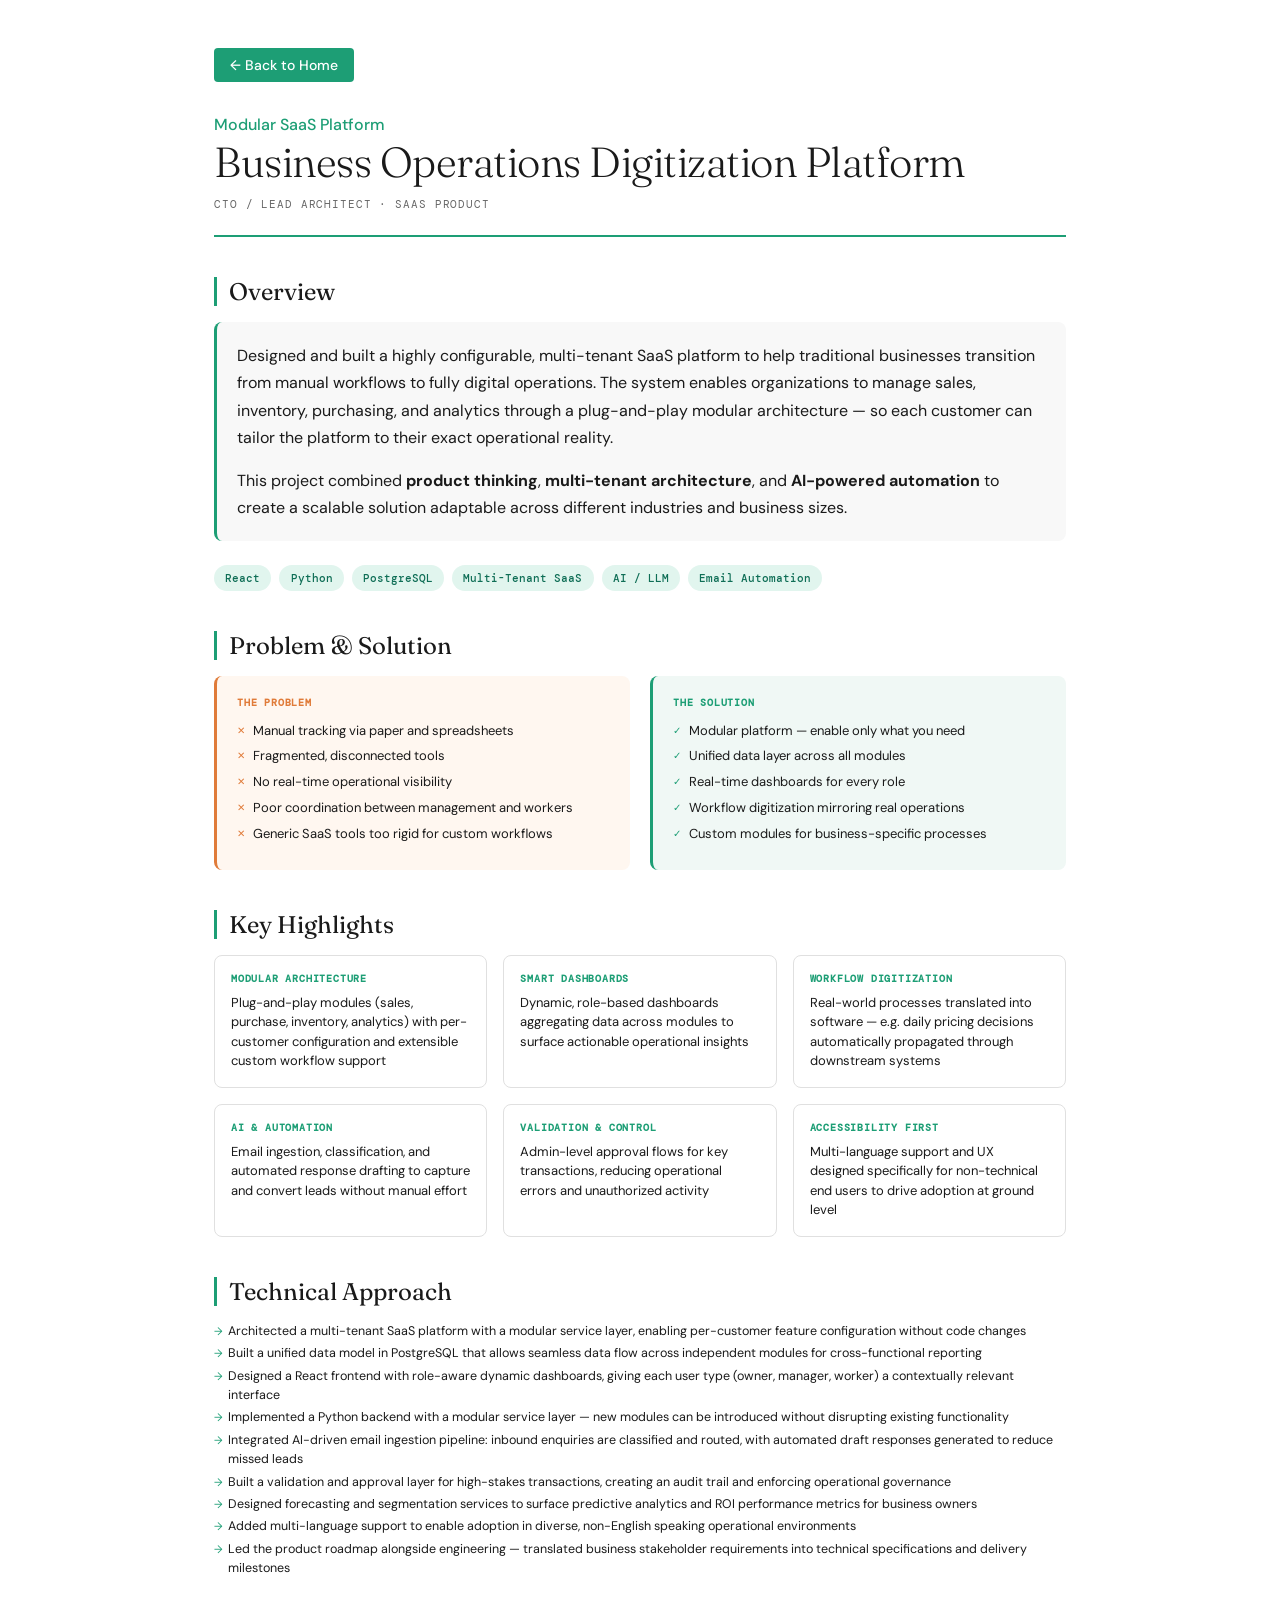
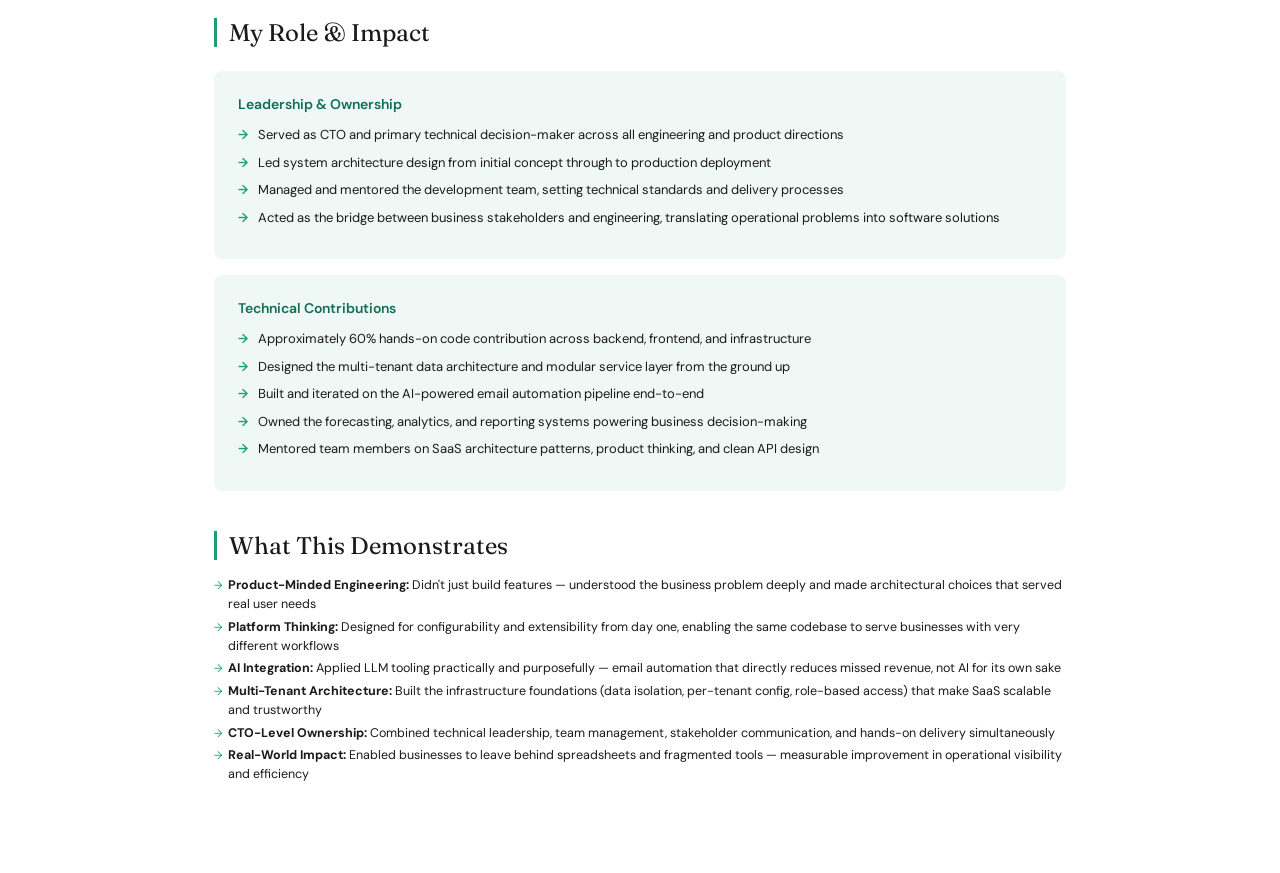
<file: case-study/modular-saas.html>
<!DOCTYPE html>
<html lang="en">
<head>
  <meta charset="UTF-8">
  <meta name="viewport" content="width=device-width, initial-scale=1.0">
  <title>Modular SaaS Platform - Case Study</title>
  <link rel="stylesheet" href="case-study.css">
</head>

<body>
<div class="case-study">
  <a href="../index.html" class="back-button">← Back to Home</a>
  <div class="case-study-header">
  <div class="case-study-subtitle">Modular SaaS Platform</div>
      <h1 class="case-study-title">Business Operations Digitization Platform</h1>
        <div class="case-study-meta">CTO / Lead Architect · SaaS Product</div>
      </div>
      
  <div class="case-study-section">
    <h2 class="case-study-section-title">Overview</h2>
    <div class="overview-box">
      <p>
        Designed and built a highly configurable, multi-tenant SaaS platform to help traditional businesses transition from manual workflows to fully digital operations. The system enables organizations to manage sales, inventory, purchasing, and analytics through a plug-and-play modular architecture — so each customer can tailor the platform to their exact operational reality.
      </p>
      <p>
        This project combined <strong>product thinking</strong>, <strong>multi-tenant architecture</strong>, and <strong>AI-powered automation</strong> to create a scalable solution adaptable across different industries and business sizes.
      </p>
    </div>

    <div class="tech-stack">
    <span class="tech-badge">React</span>
      <span class="tech-badge">Python</span>
      <span class="tech-badge">PostgreSQL</span>
      <span class="tech-badge">Multi-Tenant SaaS</span>
      <span class="tech-badge">AI / LLM</span>
      <span class="tech-badge">Email Automation</span>
    </div>
  </div>

  <div class="case-study-section">
    <h2 class="case-study-section-title">Problem & Solution</h2>
    <div class="problem-solution-grid">
      <div class="ps-card problem">
        <h4>The Problem</h4>
        <ul>
      <li>Manual tracking via paper and spreadsheets</li>
          <li>Fragmented, disconnected tools</li>
          <li>No real-time operational visibility</li>
      <li>Poor coordination between management and workers</li>
          <li>Generic SaaS tools too rigid for custom workflows</li>
    </ul>
        </div>
    <div class="ps-card solution">
        <h4>The Solution</h4>
        <ul>
          <li>Modular platform — enable only what you need</li>
          <li>Unified data layer across all modules</li>
          <li>Real-time dashboards for every role</li>
          <li>Workflow digitization mirroring real operations</li>
          <li>Custom modules for business-specific processes</li>
        </ul>
      </div>
            </div>
            </div>
    
  <div class="case-study-section">
      <h2 class="case-study-section-title">Key Highlights</h2>
    <div class="highlights-grid">
      <div class="highlight-card">
        <div class="highlight-label">Modular Architecture</div>
        <div class="highlight-text">Plug-and-play modules (sales, purchase, inventory, analytics) with per-customer configuration and extensible custom workflow support</div>
      </div>
      <div class="highlight-card">
        <div class="highlight-label">Smart Dashboards</div>
        <div class="highlight-text">Dynamic, role-based dashboards aggregating data across modules to surface actionable operational insights</div>
      </div>
      <div class="highlight-card">
        <div class="highlight-label">Workflow Digitization</div>
        <div class="highlight-text">Real-world processes translated into software — e.g. daily pricing decisions automatically propagated through downstream systems</div>
      </div>
    <div class="highlight-card">
        <div class="highlight-label">AI & Automation</div>
        <div class="highlight-text">Email ingestion, classification, and automated response drafting to capture and convert leads without manual effort</div>
      </div>
      <div class="highlight-card">
        <div class="highlight-label">Validation & Control</div>
        <div class="highlight-text">Admin-level approval flows for key transactions, reducing operational errors and unauthorized activity</div>
      </div>
      <div class="highlight-card">
        <div class="highlight-label">Accessibility First</div>
        <div class="highlight-text">Multi-language support and UX designed specifically for non-technical end users to drive adoption at ground level</div>
      </div>
    </div>
  </div>

  <div class="case-study-section">
    <h2 class="case-study-section-title">Technical Approach</h2>
    <ul class="bullets">
      <li>Architected a multi-tenant SaaS platform with a modular service layer, enabling per-customer feature configuration without code changes</li>
      <li>Built a unified data model in PostgreSQL that allows seamless data flow across independent modules for cross-functional reporting</li>
      <li>Designed a React frontend with role-aware dynamic dashboards, giving each user type (owner, manager, worker) a contextually relevant interface</li>
      <li>Implemented a Python backend with a modular service layer — new modules can be introduced without disrupting existing functionality</li>
      <li>Integrated AI-driven email ingestion pipeline: inbound enquiries are classified and routed, with automated draft responses generated to reduce missed leads</li>
      <li>Built a validation and approval layer for high-stakes transactions, creating an audit trail and enforcing operational governance</li>
      <li>Designed forecasting and segmentation services to surface predictive analytics and ROI performance metrics for business owners</li>
      <li>Added multi-language support to enable adoption in diverse, non-English speaking operational environments</li>
      <li>Led the product roadmap alongside engineering — translated business stakeholder requirements into technical specifications and delivery milestones</li>
    </ul>
  </div>

  <div class="case-study-section">
    <h2 class="case-study-section-title">My Role & Impact</h2>
    <div class="role-section">
      <h4>Leadership & Ownership</h4>
      <ul>
        <li>Served as CTO and primary technical decision-maker across all engineering and product directions</li>
        <li>Led system architecture design from initial concept through to production deployment</li>
        <li>Managed and mentored the development team, setting technical standards and delivery processes</li>
        <li>Acted as the bridge between business stakeholders and engineering, translating operational problems into software solutions</li>
      </ul>
    </div>

    <div class="role-section">
      <h4>Technical Contributions</h4>
      <ul>
        <li>Approximately 60% hands-on code contribution across backend, frontend, and infrastructure</li>
        <li>Designed the multi-tenant data architecture and modular service layer from the ground up</li>
        <li>Built and iterated on the AI-powered email automation pipeline end-to-end</li>
        <li>Owned the forecasting, analytics, and reporting systems powering business decision-making</li>
        <li>Mentored team members on SaaS architecture patterns, product thinking, and clean API design</li>
      </ul>
    </div>
  </div>

  <div class="case-study-section">
    <h2 class="case-study-section-title">What This Demonstrates</h2>
    <ul class="bullets">
      <li><strong>Product-Minded Engineering:</strong> Didn't just build features — understood the business problem deeply and made architectural choices that served real user needs</li>
      <li><strong>Platform Thinking:</strong> Designed for configurability and extensibility from day one, enabling the same codebase to serve businesses with very different workflows</li>
      <li><strong>AI Integration:</strong> Applied LLM tooling practically and purposefully — email automation that directly reduces missed revenue, not AI for its own sake</li>
      <li><strong>Multi-Tenant Architecture:</strong> Built the infrastructure foundations (data isolation, per-tenant config, role-based access) that make SaaS scalable and trustworthy</li>
      <li><strong>CTO-Level Ownership:</strong> Combined technical leadership, team management, stakeholder communication, and hands-on delivery simultaneously</li>
      <li><strong>Real-World Impact:</strong> Enabled businesses to leave behind spreadsheets and fragmented tools — measurable improvement in operational visibility and efficiency</li>
    </ul>
  </div>

</div>
</body>
</html>
</file>
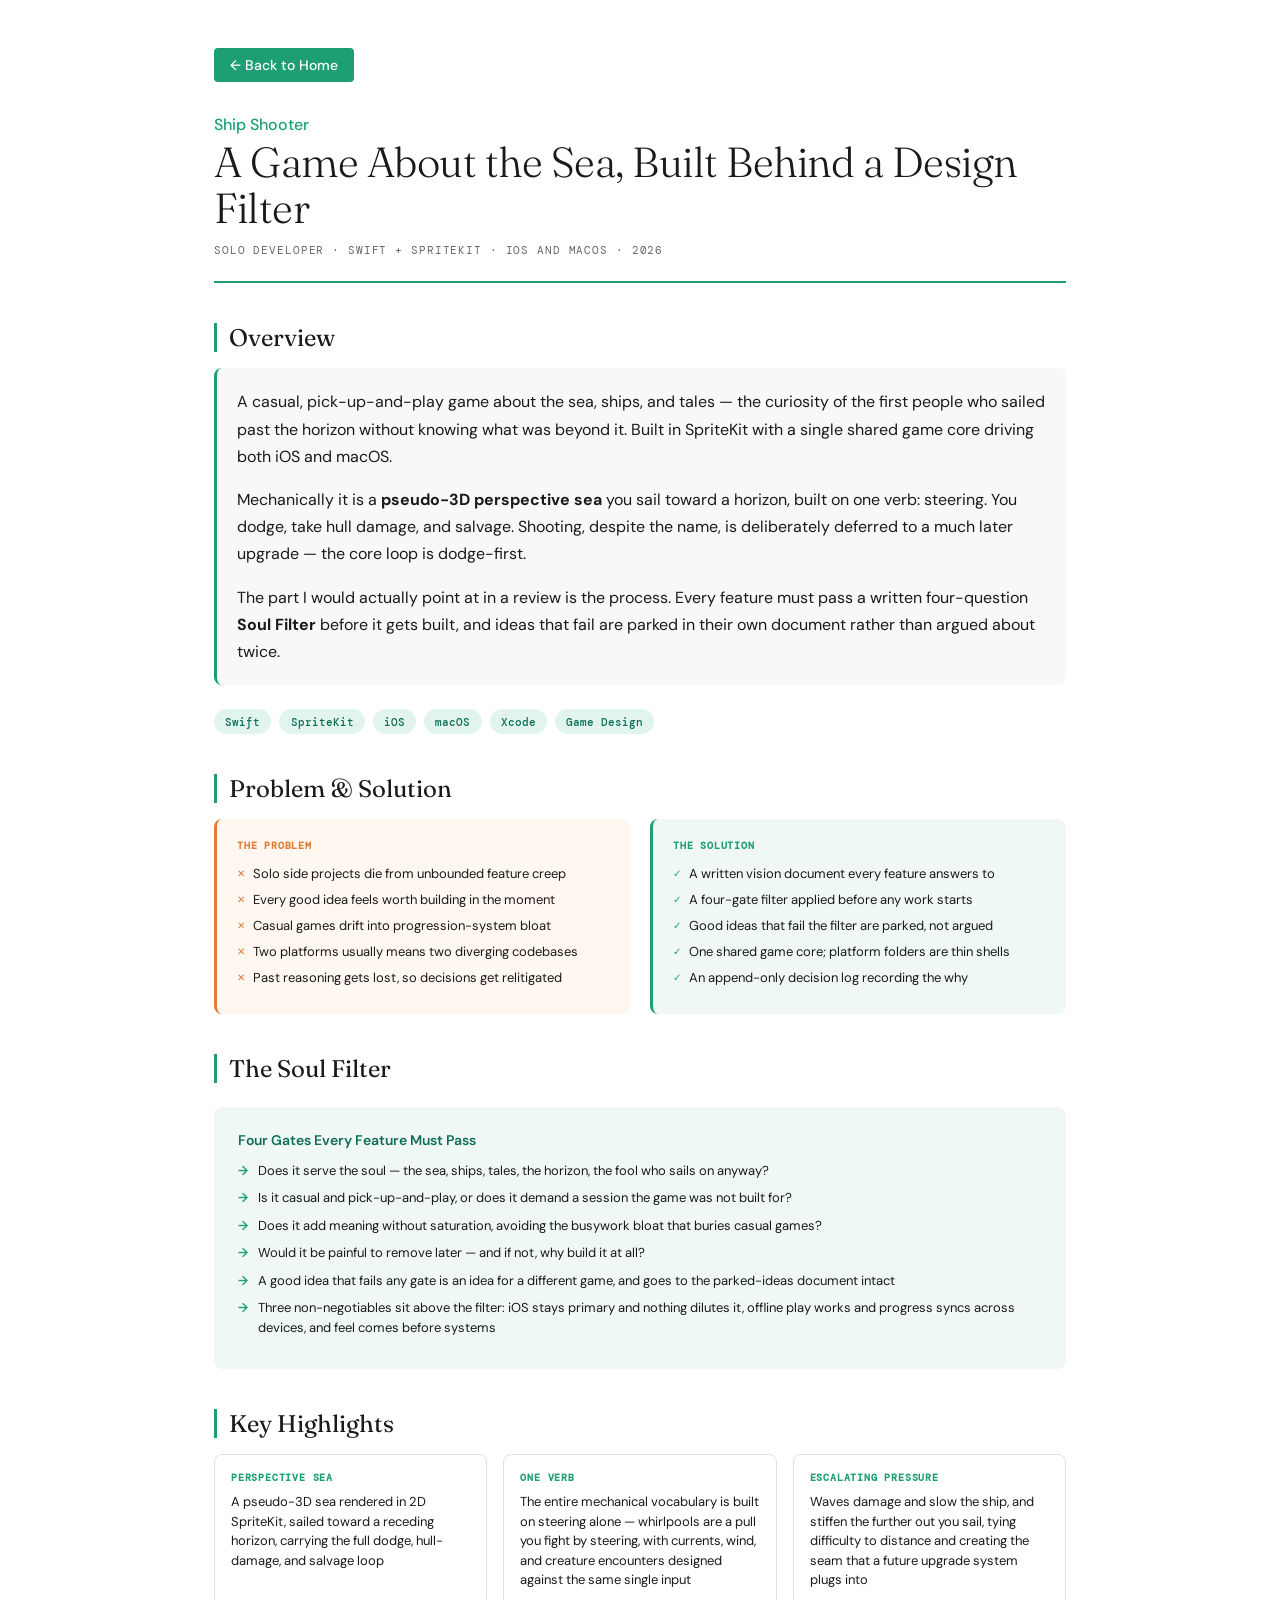
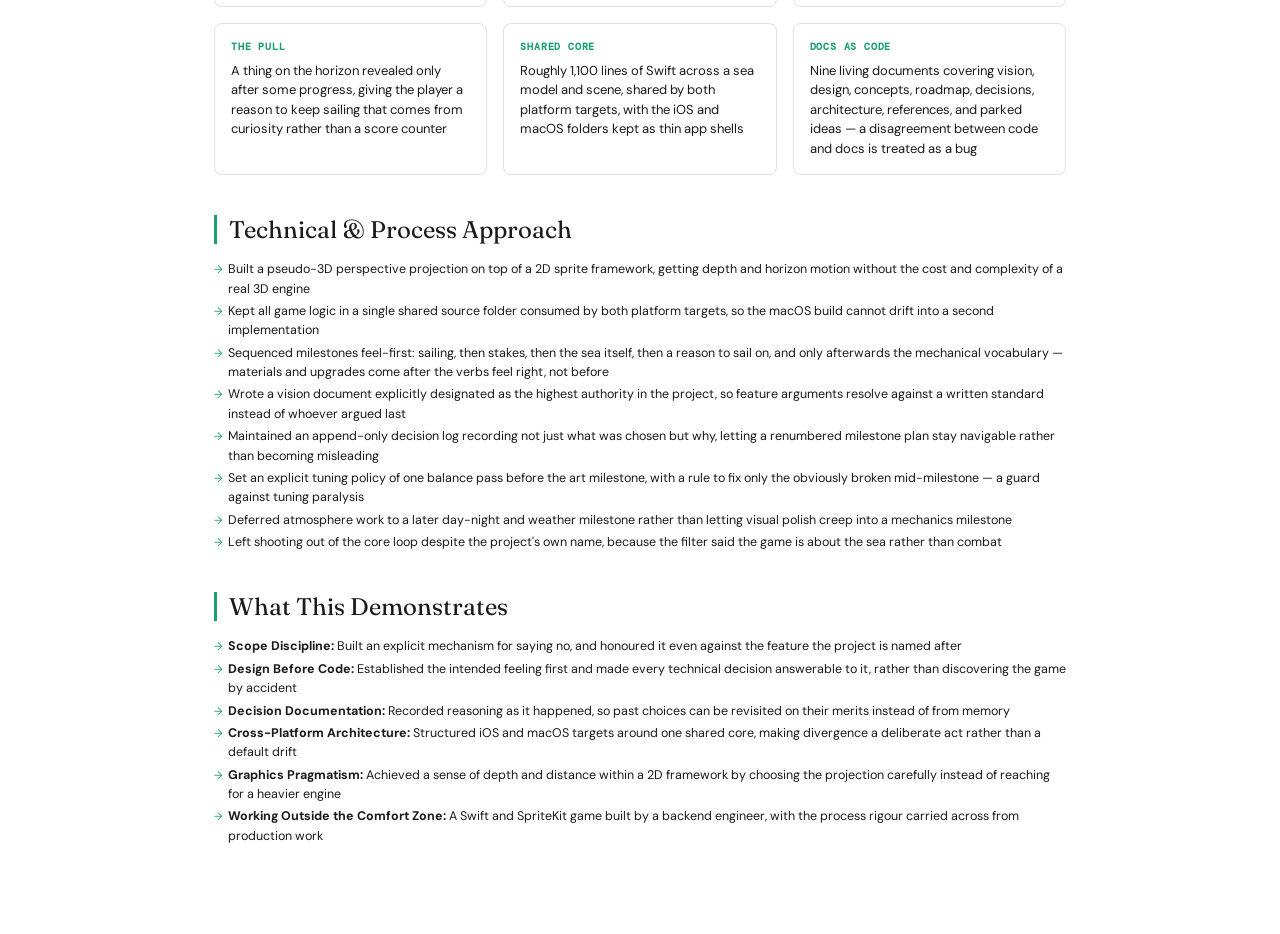
<file: case-study/ship-shooter.html>
<!DOCTYPE html>
<html lang="en">
<head>
  <meta charset="UTF-8">
  <meta name="viewport" content="width=device-width, initial-scale=1.0">
  <title>Ship Shooter - Case Study</title>
  <link rel="stylesheet" href="case-study.css">
</head>

<body>
<div class="case-study">
  <a href="../index.html" class="back-button">← Back to Home</a>
  <div class="case-study-header">
    <div class="case-study-subtitle">Ship Shooter</div>
    <h1 class="case-study-title">A Game About the Sea, Built Behind a Design Filter</h1>
    <div class="case-study-meta">Solo Developer · Swift + SpriteKit · iOS and macOS · 2026</div>
  </div>

  <div class="case-study-section">
    <h2 class="case-study-section-title">Overview</h2>
    <div class="overview-box">
      <p>
        A casual, pick-up-and-play game about the sea, ships, and tales — the curiosity of the first people who sailed past the horizon without knowing what was beyond it. Built in SpriteKit with a single shared game core driving both iOS and macOS.
      </p>
      <p>
        Mechanically it is a <strong>pseudo-3D perspective sea</strong> you sail toward a horizon, built on one verb: steering. You dodge, take hull damage, and salvage. Shooting, despite the name, is deliberately deferred to a much later upgrade — the core loop is dodge-first.
      </p>
      <p>
        The part I would actually point at in a review is the process. Every feature must pass a written four-question <strong>Soul Filter</strong> before it gets built, and ideas that fail are parked in their own document rather than argued about twice.
      </p>
    </div>

    <div class="tech-stack">
      <span class="tech-badge">Swift</span>
      <span class="tech-badge">SpriteKit</span>
      <span class="tech-badge">iOS</span>
      <span class="tech-badge">macOS</span>
      <span class="tech-badge">Xcode</span>
      <span class="tech-badge">Game Design</span>
    </div>
  </div>

  <div class="case-study-section">
    <h2 class="case-study-section-title">Problem &amp; Solution</h2>
    <div class="problem-solution-grid">
      <div class="ps-card problem">
        <h4>The Problem</h4>
        <ul>
          <li>Solo side projects die from unbounded feature creep</li>
          <li>Every good idea feels worth building in the moment</li>
          <li>Casual games drift into progression-system bloat</li>
          <li>Two platforms usually means two diverging codebases</li>
          <li>Past reasoning gets lost, so decisions get relitigated</li>
        </ul>
      </div>
      <div class="ps-card solution">
        <h4>The Solution</h4>
        <ul>
          <li>A written vision document every feature answers to</li>
          <li>A four-gate filter applied before any work starts</li>
          <li>Good ideas that fail the filter are parked, not argued</li>
          <li>One shared game core; platform folders are thin shells</li>
          <li>An append-only decision log recording the why</li>
        </ul>
      </div>
    </div>
  </div>

  <div class="case-study-section">
    <h2 class="case-study-section-title">The Soul Filter</h2>
    <div class="role-section">
      <h4>Four Gates Every Feature Must Pass</h4>
      <ul>
        <li>Does it serve the soul — the sea, ships, tales, the horizon, the fool who sails on anyway?</li>
        <li>Is it casual and pick-up-and-play, or does it demand a session the game was not built for?</li>
        <li>Does it add meaning without saturation, avoiding the busywork bloat that buries casual games?</li>
        <li>Would it be painful to remove later — and if not, why build it at all?</li>
        <li>A good idea that fails any gate is an idea for a different game, and goes to the parked-ideas document intact</li>
        <li>Three non-negotiables sit above the filter: iOS stays primary and nothing dilutes it, offline play works and progress syncs across devices, and feel comes before systems</li>
      </ul>
    </div>
  </div>

  <div class="case-study-section">
    <h2 class="case-study-section-title">Key Highlights</h2>
    <div class="highlights-grid">
      <div class="highlight-card">
        <div class="highlight-label">Perspective Sea</div>
        <div class="highlight-text">A pseudo-3D sea rendered in 2D SpriteKit, sailed toward a receding horizon, carrying the full dodge, hull-damage, and salvage loop</div>
      </div>
      <div class="highlight-card">
        <div class="highlight-label">One Verb</div>
        <div class="highlight-text">The entire mechanical vocabulary is built on steering alone — whirlpools are a pull you fight by steering, with currents, wind, and creature encounters designed against the same single input</div>
      </div>
      <div class="highlight-card">
        <div class="highlight-label">Escalating Pressure</div>
        <div class="highlight-text">Waves damage and slow the ship, and stiffen the further out you sail, tying difficulty to distance and creating the seam that a future upgrade system plugs into</div>
      </div>
      <div class="highlight-card">
        <div class="highlight-label">The Pull</div>
        <div class="highlight-text">A thing on the horizon revealed only after some progress, giving the player a reason to keep sailing that comes from curiosity rather than a score counter</div>
      </div>
      <div class="highlight-card">
        <div class="highlight-label">Shared Core</div>
        <div class="highlight-text">Roughly 1,100 lines of Swift across a sea model and scene, shared by both platform targets, with the iOS and macOS folders kept as thin app shells</div>
      </div>
      <div class="highlight-card">
        <div class="highlight-label">Docs as Code</div>
        <div class="highlight-text">Nine living documents covering vision, design, concepts, roadmap, decisions, architecture, references, and parked ideas — a disagreement between code and docs is treated as a bug</div>
      </div>
    </div>
  </div>

  <div class="case-study-section">
    <h2 class="case-study-section-title">Technical &amp; Process Approach</h2>
    <ul class="bullets">
      <li>Built a pseudo-3D perspective projection on top of a 2D sprite framework, getting depth and horizon motion without the cost and complexity of a real 3D engine</li>
      <li>Kept all game logic in a single shared source folder consumed by both platform targets, so the macOS build cannot drift into a second implementation</li>
      <li>Sequenced milestones feel-first: sailing, then stakes, then the sea itself, then a reason to sail on, and only afterwards the mechanical vocabulary — materials and upgrades come after the verbs feel right, not before</li>
      <li>Wrote a vision document explicitly designated as the highest authority in the project, so feature arguments resolve against a written standard instead of whoever argued last</li>
      <li>Maintained an append-only decision log recording not just what was chosen but why, letting a renumbered milestone plan stay navigable rather than becoming misleading</li>
      <li>Set an explicit tuning policy of one balance pass before the art milestone, with a rule to fix only the obviously broken mid-milestone — a guard against tuning paralysis</li>
      <li>Deferred atmosphere work to a later day-night and weather milestone rather than letting visual polish creep into a mechanics milestone</li>
      <li>Left shooting out of the core loop despite the project's own name, because the filter said the game is about the sea rather than combat</li>
    </ul>
  </div>

  <div class="case-study-section">
    <h2 class="case-study-section-title">What This Demonstrates</h2>
    <ul class="bullets">
      <li><strong>Scope Discipline:</strong> Built an explicit mechanism for saying no, and honoured it even against the feature the project is named after</li>
      <li><strong>Design Before Code:</strong> Established the intended feeling first and made every technical decision answerable to it, rather than discovering the game by accident</li>
      <li><strong>Decision Documentation:</strong> Recorded reasoning as it happened, so past choices can be revisited on their merits instead of from memory</li>
      <li><strong>Cross-Platform Architecture:</strong> Structured iOS and macOS targets around one shared core, making divergence a deliberate act rather than a default drift</li>
      <li><strong>Graphics Pragmatism:</strong> Achieved a sense of depth and distance within a 2D framework by choosing the projection carefully instead of reaching for a heavier engine</li>
      <li><strong>Working Outside the Comfort Zone:</strong> A Swift and SpriteKit game built by a backend engineer, with the process rigour carried across from production work</li>
    </ul>
  </div>

</div>
</body>
</html>
</file>
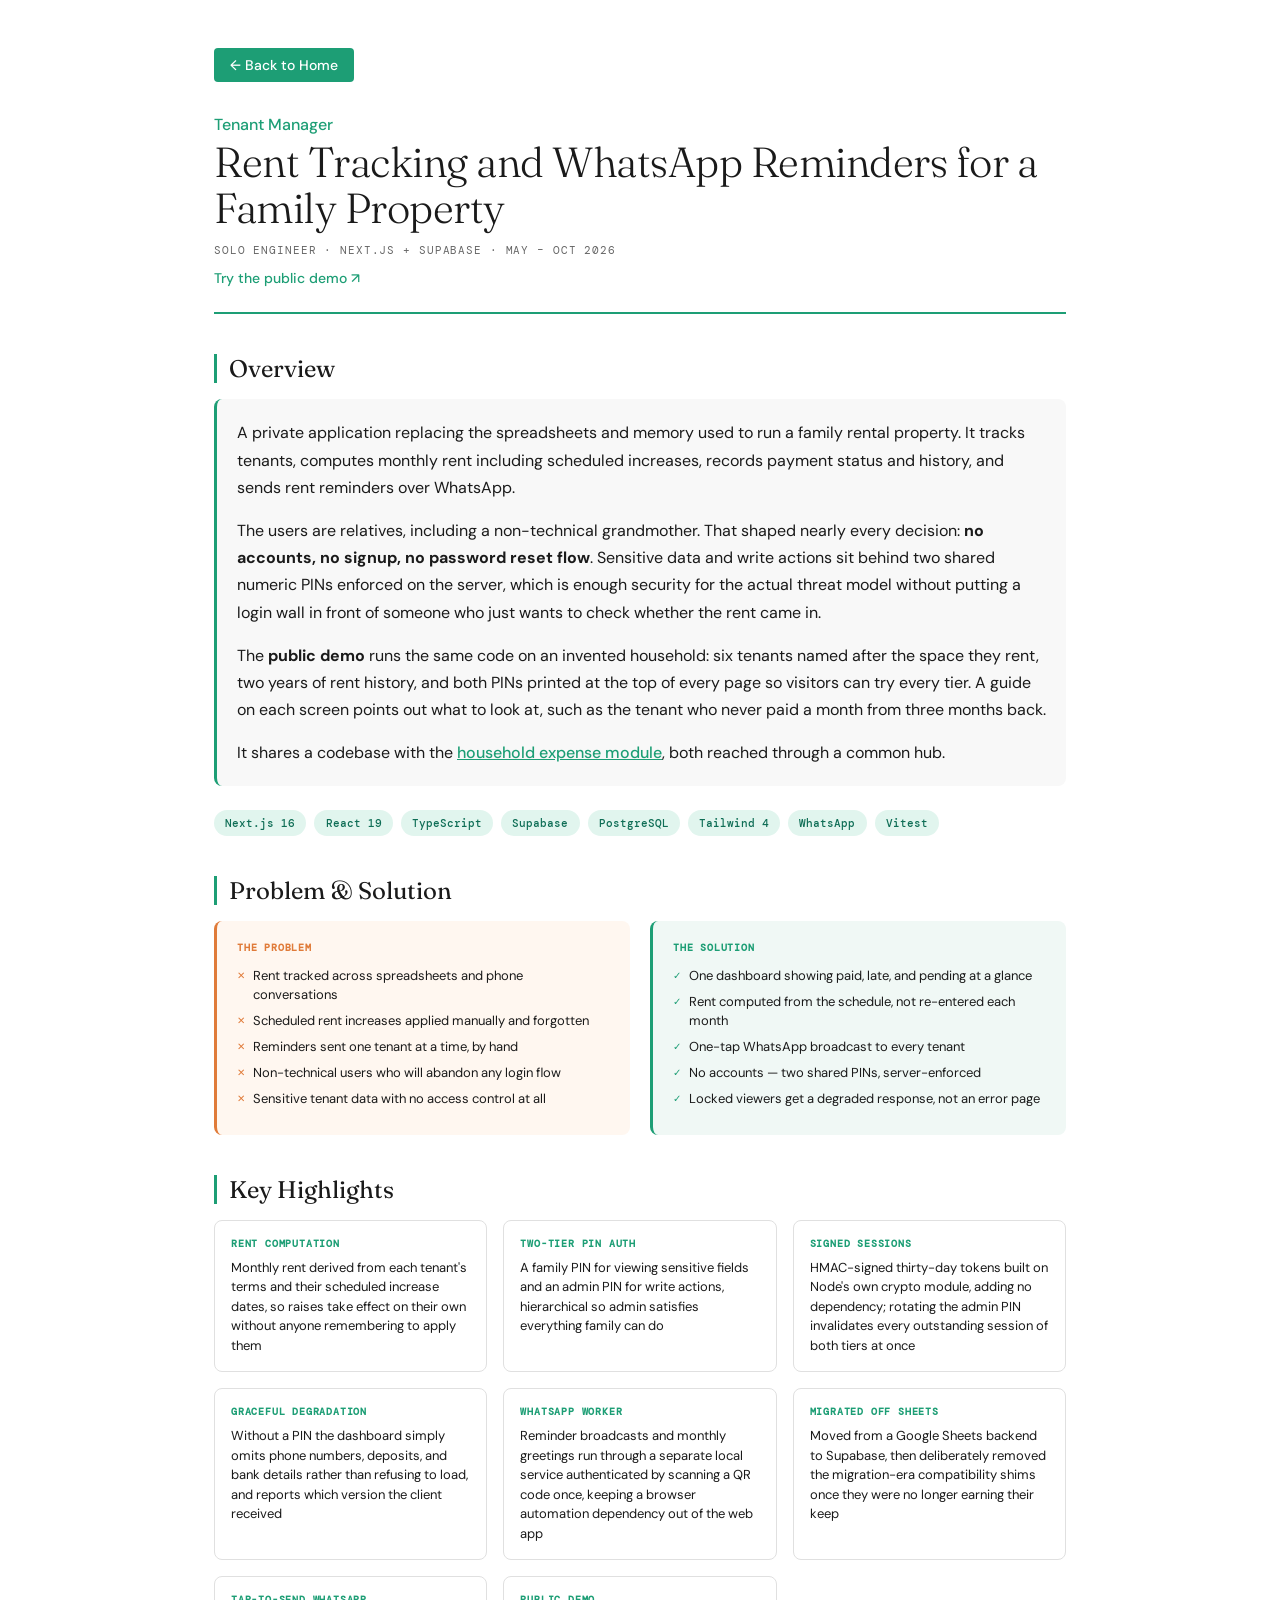
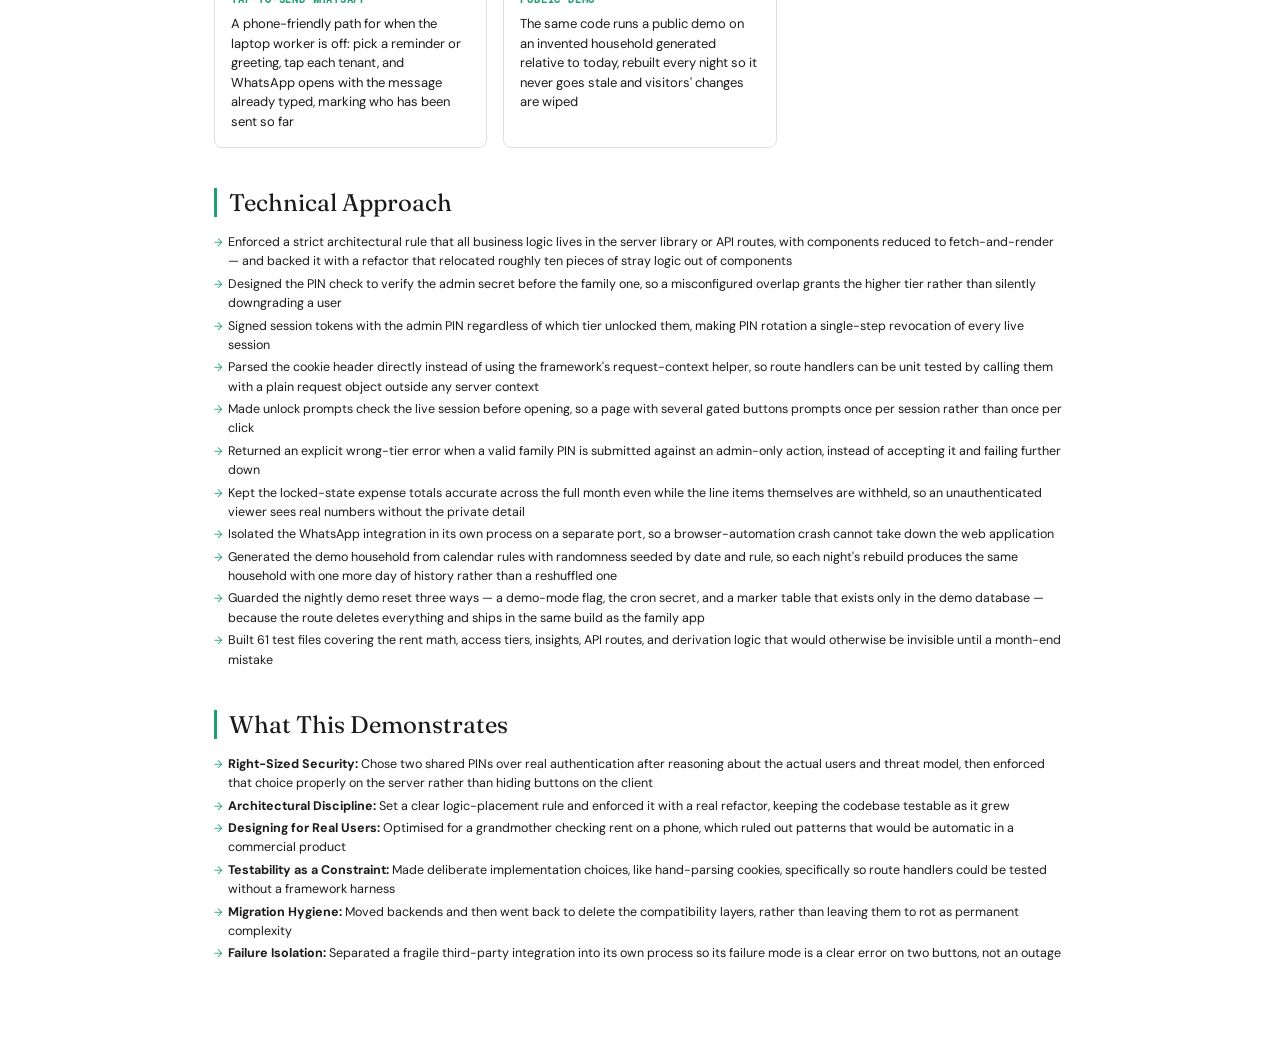
<file: case-study/tenant-manager.html>
<!DOCTYPE html>
<html lang="en">
<head>
  <meta charset="UTF-8">
  <meta name="viewport" content="width=device-width, initial-scale=1.0">
  <title>Tenant Manager - Case Study</title>
  <link rel="stylesheet" href="case-study.css">
</head>

<body>
<div class="case-study">
  <a href="../index.html" class="back-button">← Back to Home</a>
  <div class="case-study-header">
    <div class="case-study-subtitle">Tenant Manager</div>
    <h1 class="case-study-title">Rent Tracking and WhatsApp Reminders for a Family Property</h1>
    <div class="case-study-meta">Solo Engineer · Next.js + Supabase · May – Oct 2026</div>
    <a href="https://tenant-management-2my6.vercel.app/" class="demo-link" target="_blank" rel="noopener noreferrer">Try the public demo ↗</a>
  </div>

  <div class="case-study-section">
    <h2 class="case-study-section-title">Overview</h2>
    <div class="overview-box">
      <p>
        A private application replacing the spreadsheets and memory used to run a family rental property. It tracks tenants, computes monthly rent including scheduled increases, records payment status and history, and sends rent reminders over WhatsApp.
      </p>
      <p>
        The users are relatives, including a non-technical grandmother. That shaped nearly every decision: <strong>no accounts, no signup, no password reset flow</strong>. Sensitive data and write actions sit behind two shared numeric PINs enforced on the server, which is enough security for the actual threat model without putting a login wall in front of someone who just wants to check whether the rent came in.
      </p>
      <p>
        The <strong>public demo</strong> runs the same code on an invented household: six tenants named after the space they rent, two years of rent history, and both PINs printed at the top of every page so visitors can try every tier. A guide on each screen points out what to look at, such as the tenant who never paid a month from three months back.
      </p>
      <p>
        It shares a codebase with the <a href="./expense-module.html" style="color:#1D9E75;font-weight:500;">household expense module</a>, both reached through a common hub.
      </p>
    </div>

    <div class="tech-stack">
      <span class="tech-badge">Next.js 16</span>
      <span class="tech-badge">React 19</span>
      <span class="tech-badge">TypeScript</span>
      <span class="tech-badge">Supabase</span>
      <span class="tech-badge">PostgreSQL</span>
      <span class="tech-badge">Tailwind 4</span>
      <span class="tech-badge">WhatsApp</span>
      <span class="tech-badge">Vitest</span>
    </div>
  </div>

  <div class="case-study-section">
    <h2 class="case-study-section-title">Problem &amp; Solution</h2>
    <div class="problem-solution-grid">
      <div class="ps-card problem">
        <h4>The Problem</h4>
        <ul>
          <li>Rent tracked across spreadsheets and phone conversations</li>
          <li>Scheduled rent increases applied manually and forgotten</li>
          <li>Reminders sent one tenant at a time, by hand</li>
          <li>Non-technical users who will abandon any login flow</li>
          <li>Sensitive tenant data with no access control at all</li>
        </ul>
      </div>
      <div class="ps-card solution">
        <h4>The Solution</h4>
        <ul>
          <li>One dashboard showing paid, late, and pending at a glance</li>
          <li>Rent computed from the schedule, not re-entered each month</li>
          <li>One-tap WhatsApp broadcast to every tenant</li>
          <li>No accounts — two shared PINs, server-enforced</li>
          <li>Locked viewers get a degraded response, not an error page</li>
        </ul>
      </div>
    </div>
  </div>

  <div class="case-study-section">
    <h2 class="case-study-section-title">Key Highlights</h2>
    <div class="highlights-grid">
      <div class="highlight-card">
        <div class="highlight-label">Rent Computation</div>
        <div class="highlight-text">Monthly rent derived from each tenant's terms and their scheduled increase dates, so raises take effect on their own without anyone remembering to apply them</div>
      </div>
      <div class="highlight-card">
        <div class="highlight-label">Two-Tier PIN Auth</div>
        <div class="highlight-text">A family PIN for viewing sensitive fields and an admin PIN for write actions, hierarchical so admin satisfies everything family can do</div>
      </div>
      <div class="highlight-card">
        <div class="highlight-label">Signed Sessions</div>
        <div class="highlight-text">HMAC-signed thirty-day tokens built on Node's own crypto module, adding no dependency; rotating the admin PIN invalidates every outstanding session of both tiers at once</div>
      </div>
      <div class="highlight-card">
        <div class="highlight-label">Graceful Degradation</div>
        <div class="highlight-text">Without a PIN the dashboard simply omits phone numbers, deposits, and bank details rather than refusing to load, and reports which version the client received</div>
      </div>
      <div class="highlight-card">
        <div class="highlight-label">WhatsApp Worker</div>
        <div class="highlight-text">Reminder broadcasts and monthly greetings run through a separate local service authenticated by scanning a QR code once, keeping a browser automation dependency out of the web app</div>
      </div>
      <div class="highlight-card">
        <div class="highlight-label">Migrated Off Sheets</div>
        <div class="highlight-text">Moved from a Google Sheets backend to Supabase, then deliberately removed the migration-era compatibility shims once they were no longer earning their keep</div>
      </div>
      <div class="highlight-card">
        <div class="highlight-label">Tap-to-Send WhatsApp</div>
        <div class="highlight-text">A phone-friendly path for when the laptop worker is off: pick a reminder or greeting, tap each tenant, and WhatsApp opens with the message already typed, marking who has been sent so far</div>
      </div>
      <div class="highlight-card">
        <div class="highlight-label">Public Demo</div>
        <div class="highlight-text">The same code runs a public demo on an invented household generated relative to today, rebuilt every night so it never goes stale and visitors' changes are wiped</div>
      </div>
    </div>
  </div>

  <div class="case-study-section">
    <h2 class="case-study-section-title">Technical Approach</h2>
    <ul class="bullets">
      <li>Enforced a strict architectural rule that all business logic lives in the server library or API routes, with components reduced to fetch-and-render — and backed it with a refactor that relocated roughly ten pieces of stray logic out of components</li>
      <li>Designed the PIN check to verify the admin secret before the family one, so a misconfigured overlap grants the higher tier rather than silently downgrading a user</li>
      <li>Signed session tokens with the admin PIN regardless of which tier unlocked them, making PIN rotation a single-step revocation of every live session</li>
      <li>Parsed the cookie header directly instead of using the framework's request-context helper, so route handlers can be unit tested by calling them with a plain request object outside any server context</li>
      <li>Made unlock prompts check the live session before opening, so a page with several gated buttons prompts once per session rather than once per click</li>
      <li>Returned an explicit wrong-tier error when a valid family PIN is submitted against an admin-only action, instead of accepting it and failing further down</li>
      <li>Kept the locked-state expense totals accurate across the full month even while the line items themselves are withheld, so an unauthenticated viewer sees real numbers without the private detail</li>
      <li>Isolated the WhatsApp integration in its own process on a separate port, so a browser-automation crash cannot take down the web application</li>
      <li>Generated the demo household from calendar rules with randomness seeded by date and rule, so each night's rebuild produces the same household with one more day of history rather than a reshuffled one</li>
      <li>Guarded the nightly demo reset three ways — a demo-mode flag, the cron secret, and a marker table that exists only in the demo database — because the route deletes everything and ships in the same build as the family app</li>
      <li>Built 61 test files covering the rent math, access tiers, insights, API routes, and derivation logic that would otherwise be invisible until a month-end mistake</li>
    </ul>
  </div>

  <div class="case-study-section">
    <h2 class="case-study-section-title">What This Demonstrates</h2>
    <ul class="bullets">
      <li><strong>Right-Sized Security:</strong> Chose two shared PINs over real authentication after reasoning about the actual users and threat model, then enforced that choice properly on the server rather than hiding buttons on the client</li>
      <li><strong>Architectural Discipline:</strong> Set a clear logic-placement rule and enforced it with a real refactor, keeping the codebase testable as it grew</li>
      <li><strong>Designing for Real Users:</strong> Optimised for a grandmother checking rent on a phone, which ruled out patterns that would be automatic in a commercial product</li>
      <li><strong>Testability as a Constraint:</strong> Made deliberate implementation choices, like hand-parsing cookies, specifically so route handlers could be tested without a framework harness</li>
      <li><strong>Migration Hygiene:</strong> Moved backends and then went back to delete the compatibility layers, rather than leaving them to rot as permanent complexity</li>
      <li><strong>Failure Isolation:</strong> Separated a fragile third-party integration into its own process so its failure mode is a clear error on two buttons, not an outage</li>
    </ul>
  </div>

</div>
</body>
</html>
</file>
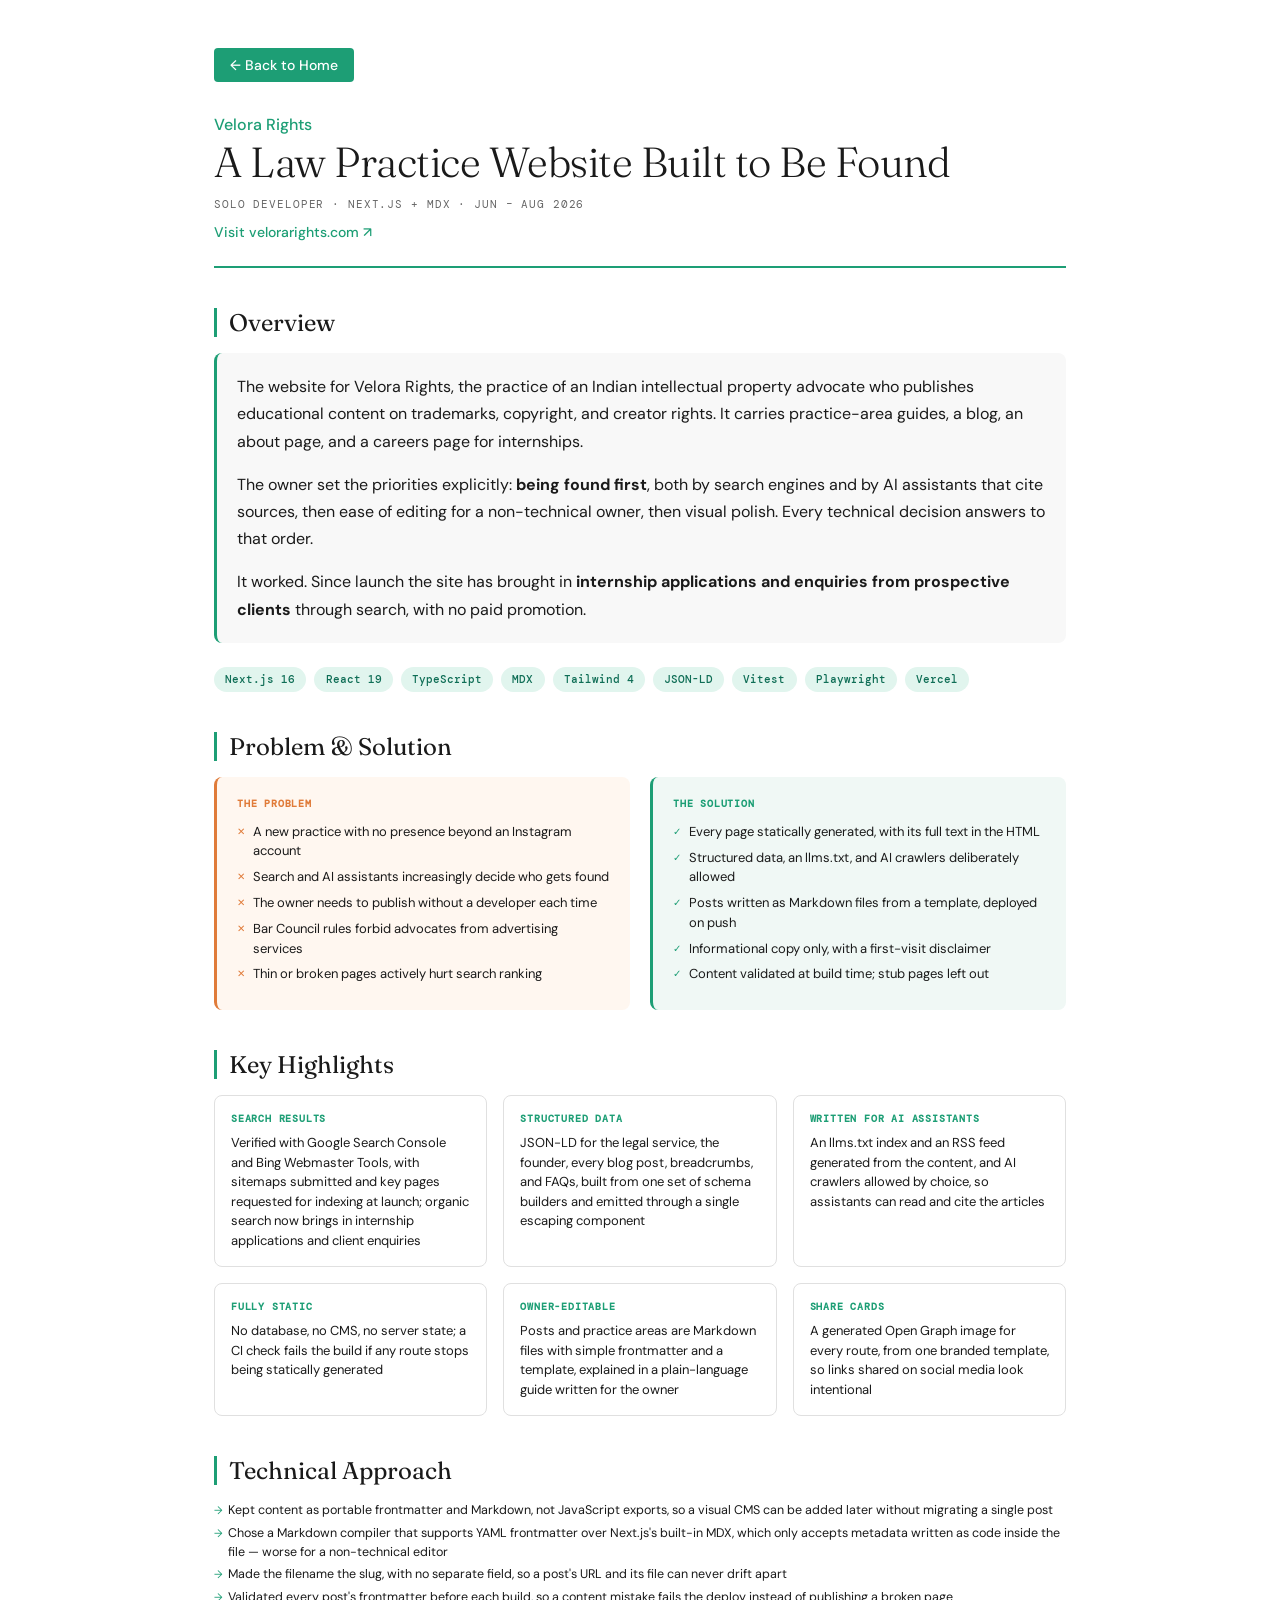
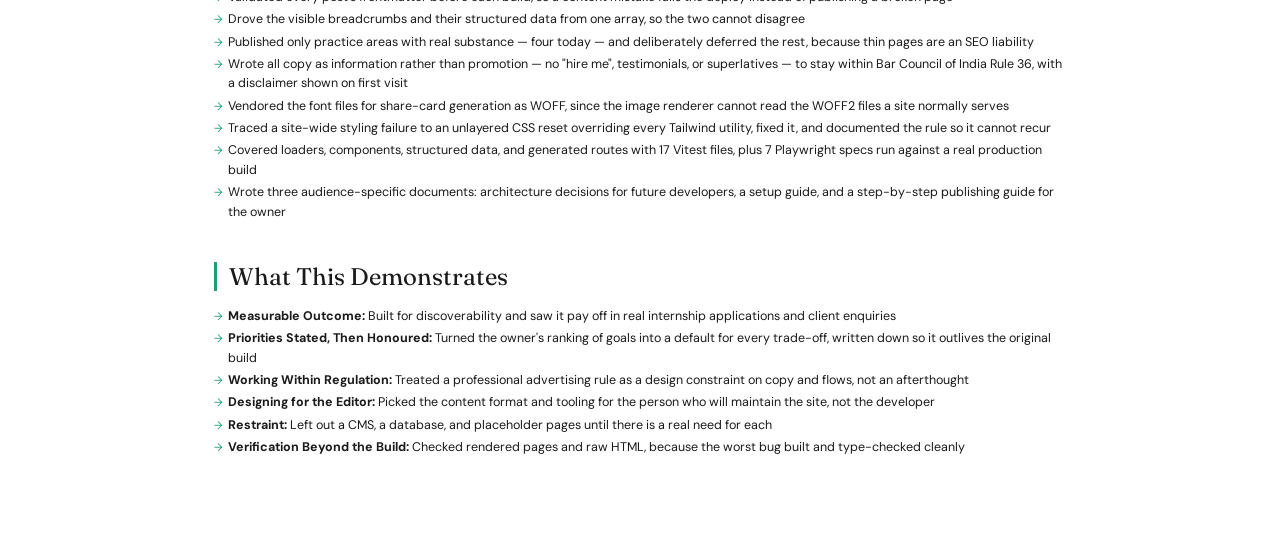
<file: case-study/velora-rights.html>
<!DOCTYPE html>
<html lang="en">
<head>
  <meta charset="UTF-8">
  <meta name="viewport" content="width=device-width, initial-scale=1.0">
  <title>Velora Rights - Case Study</title>
  <link rel="stylesheet" href="case-study.css">
</head>

<body>
<div class="case-study">
  <a href="../index.html" class="back-button">← Back to Home</a>
  <div class="case-study-header">
    <div class="case-study-subtitle">Velora Rights</div>
    <h1 class="case-study-title">A Law Practice Website Built to Be Found</h1>
    <div class="case-study-meta">Solo Developer · Next.js + MDX · Jun – Aug 2026</div>
    <a href="https://velorarights.com" class="demo-link" target="_blank" rel="noopener noreferrer">Visit velorarights.com ↗</a>
  </div>

  <div class="case-study-section">
    <h2 class="case-study-section-title">Overview</h2>
    <div class="overview-box">
      <p>
        The website for Velora Rights, the practice of an Indian intellectual property advocate who publishes educational content on trademarks, copyright, and creator rights. It carries practice-area guides, a blog, an about page, and a careers page for internships.
      </p>
      <p>
        The owner set the priorities explicitly: <strong>being found first</strong>, both by search engines and by AI assistants that cite sources, then ease of editing for a non-technical owner, then visual polish. Every technical decision answers to that order.
      </p>
      <p>
        It worked. Since launch the site has brought in <strong>internship applications and enquiries from prospective clients</strong> through search, with no paid promotion.
      </p>
    </div>

    <div class="tech-stack">
      <span class="tech-badge">Next.js 16</span>
      <span class="tech-badge">React 19</span>
      <span class="tech-badge">TypeScript</span>
      <span class="tech-badge">MDX</span>
      <span class="tech-badge">Tailwind 4</span>
      <span class="tech-badge">JSON-LD</span>
      <span class="tech-badge">Vitest</span>
      <span class="tech-badge">Playwright</span>
      <span class="tech-badge">Vercel</span>
    </div>
  </div>

  <div class="case-study-section">
    <h2 class="case-study-section-title">Problem &amp; Solution</h2>
    <div class="problem-solution-grid">
      <div class="ps-card problem">
        <h4>The Problem</h4>
        <ul>
          <li>A new practice with no presence beyond an Instagram account</li>
          <li>Search and AI assistants increasingly decide who gets found</li>
          <li>The owner needs to publish without a developer each time</li>
          <li>Bar Council rules forbid advocates from advertising services</li>
          <li>Thin or broken pages actively hurt search ranking</li>
        </ul>
      </div>
      <div class="ps-card solution">
        <h4>The Solution</h4>
        <ul>
          <li>Every page statically generated, with its full text in the HTML</li>
          <li>Structured data, an llms.txt, and AI crawlers deliberately allowed</li>
          <li>Posts written as Markdown files from a template, deployed on push</li>
          <li>Informational copy only, with a first-visit disclaimer</li>
          <li>Content validated at build time; stub pages left out</li>
        </ul>
      </div>
    </div>
  </div>

  <div class="case-study-section">
    <h2 class="case-study-section-title">Key Highlights</h2>
    <div class="highlights-grid">
      <div class="highlight-card">
        <div class="highlight-label">Search Results</div>
        <div class="highlight-text">Verified with Google Search Console and Bing Webmaster Tools, with sitemaps submitted and key pages requested for indexing at launch; organic search now brings in internship applications and client enquiries</div>
      </div>
      <div class="highlight-card">
        <div class="highlight-label">Structured Data</div>
        <div class="highlight-text">JSON-LD for the legal service, the founder, every blog post, breadcrumbs, and FAQs, built from one set of schema builders and emitted through a single escaping component</div>
      </div>
      <div class="highlight-card">
        <div class="highlight-label">Written for AI Assistants</div>
        <div class="highlight-text">An llms.txt index and an RSS feed generated from the content, and AI crawlers allowed by choice, so assistants can read and cite the articles</div>
      </div>
      <div class="highlight-card">
        <div class="highlight-label">Fully Static</div>
        <div class="highlight-text">No database, no CMS, no server state; a CI check fails the build if any route stops being statically generated</div>
      </div>
      <div class="highlight-card">
        <div class="highlight-label">Owner-Editable</div>
        <div class="highlight-text">Posts and practice areas are Markdown files with simple frontmatter and a template, explained in a plain-language guide written for the owner</div>
      </div>
      <div class="highlight-card">
        <div class="highlight-label">Share Cards</div>
        <div class="highlight-text">A generated Open Graph image for every route, from one branded template, so links shared on social media look intentional</div>
      </div>
    </div>
  </div>

  <div class="case-study-section">
    <h2 class="case-study-section-title">Technical Approach</h2>
    <ul class="bullets">
      <li>Kept content as portable frontmatter and Markdown, not JavaScript exports, so a visual CMS can be added later without migrating a single post</li>
      <li>Chose a Markdown compiler that supports YAML frontmatter over Next.js's built-in MDX, which only accepts metadata written as code inside the file — worse for a non-technical editor</li>
      <li>Made the filename the slug, with no separate field, so a post's URL and its file can never drift apart</li>
      <li>Validated every post's frontmatter before each build, so a content mistake fails the deploy instead of publishing a broken page</li>
      <li>Drove the visible breadcrumbs and their structured data from one array, so the two cannot disagree</li>
      <li>Published only practice areas with real substance — four today — and deliberately deferred the rest, because thin pages are an SEO liability</li>
      <li>Wrote all copy as information rather than promotion — no "hire me", testimonials, or superlatives — to stay within Bar Council of India Rule 36, with a disclaimer shown on first visit</li>
      <li>Vendored the font files for share-card generation as WOFF, since the image renderer cannot read the WOFF2 files a site normally serves</li>
      <li>Traced a site-wide styling failure to an unlayered CSS reset overriding every Tailwind utility, fixed it, and documented the rule so it cannot recur</li>
      <li>Covered loaders, components, structured data, and generated routes with 17 Vitest files, plus 7 Playwright specs run against a real production build</li>
      <li>Wrote three audience-specific documents: architecture decisions for future developers, a setup guide, and a step-by-step publishing guide for the owner</li>
    </ul>
  </div>

  <div class="case-study-section">
    <h2 class="case-study-section-title">What This Demonstrates</h2>
    <ul class="bullets">
      <li><strong>Measurable Outcome:</strong> Built for discoverability and saw it pay off in real internship applications and client enquiries</li>
      <li><strong>Priorities Stated, Then Honoured:</strong> Turned the owner's ranking of goals into a default for every trade-off, written down so it outlives the original build</li>
      <li><strong>Working Within Regulation:</strong> Treated a professional advertising rule as a design constraint on copy and flows, not an afterthought</li>
      <li><strong>Designing for the Editor:</strong> Picked the content format and tooling for the person who will maintain the site, not the developer</li>
      <li><strong>Restraint:</strong> Left out a CMS, a database, and placeholder pages until there is a real need for each</li>
      <li><strong>Verification Beyond the Build:</strong> Checked rendered pages and raw HTML, because the worst bug built and type-checked cleanly</li>
    </ul>
  </div>

</div>
</body>
</html>
</file>
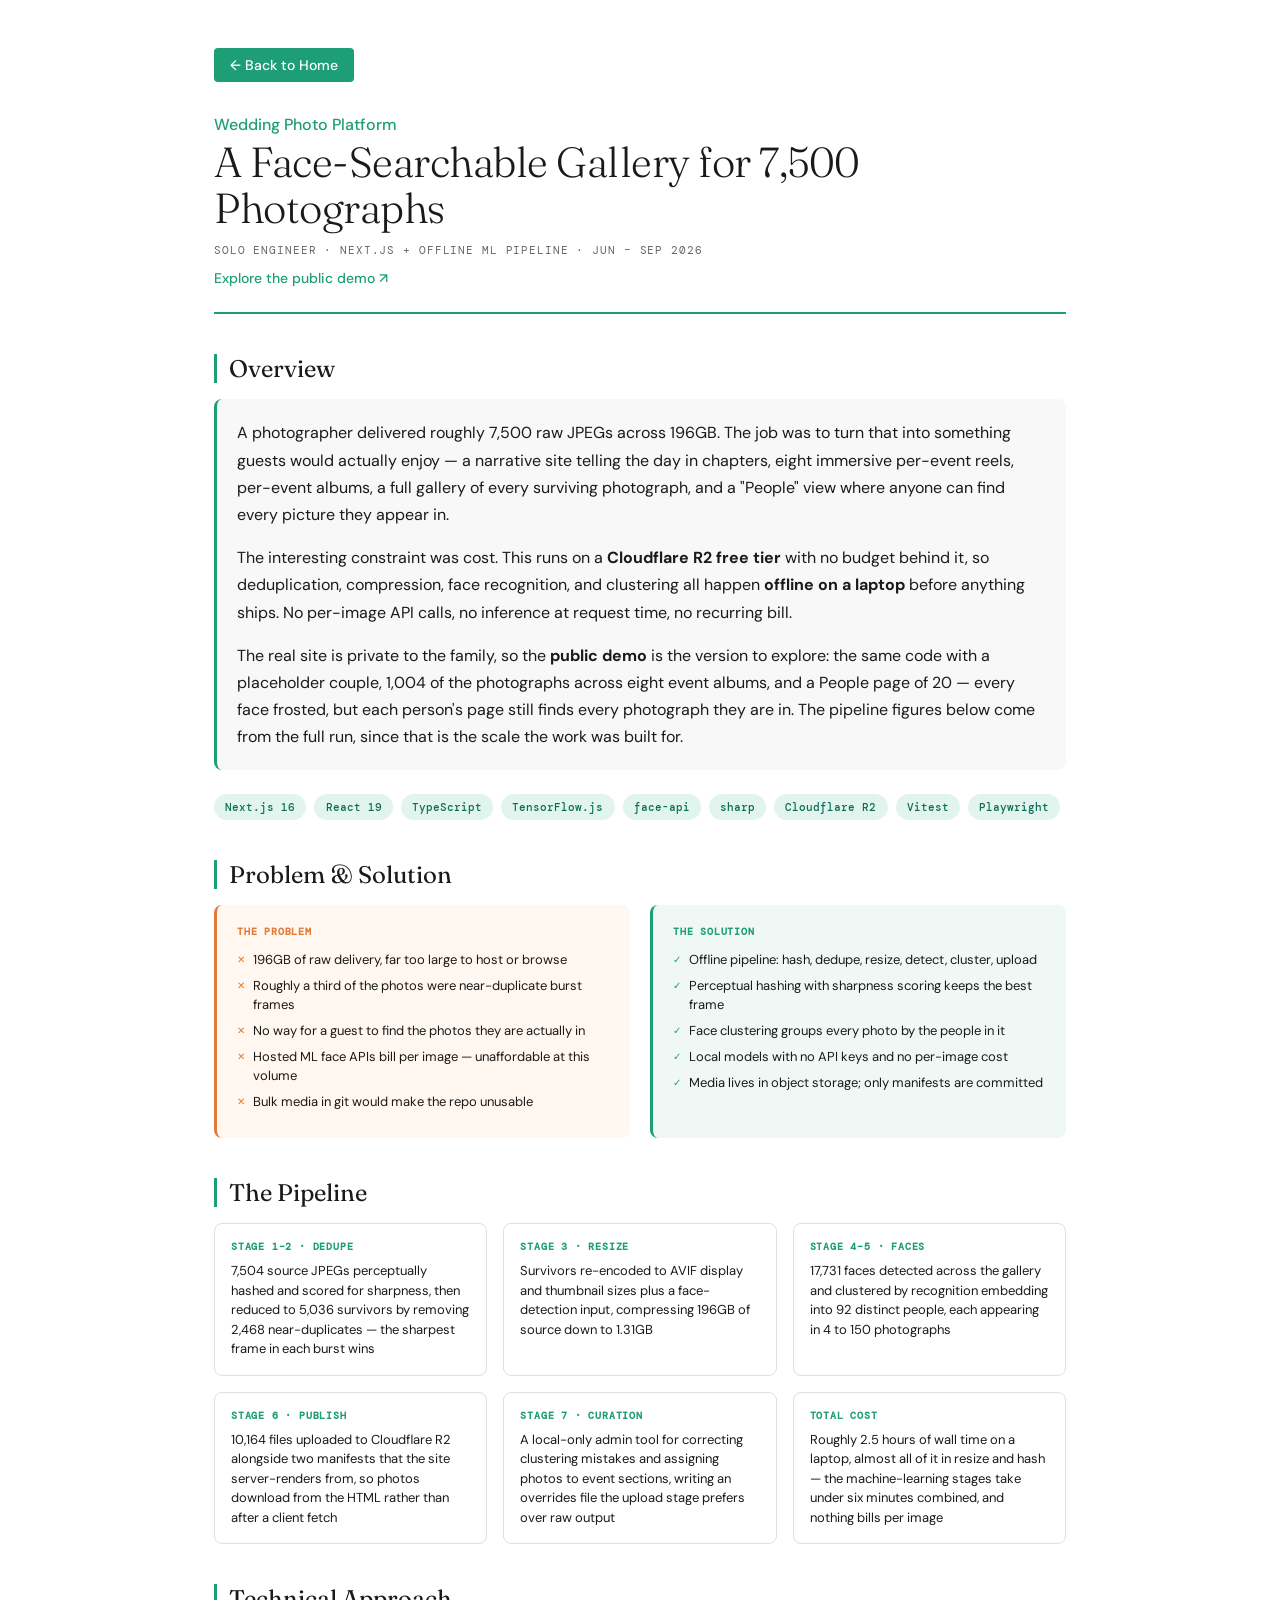
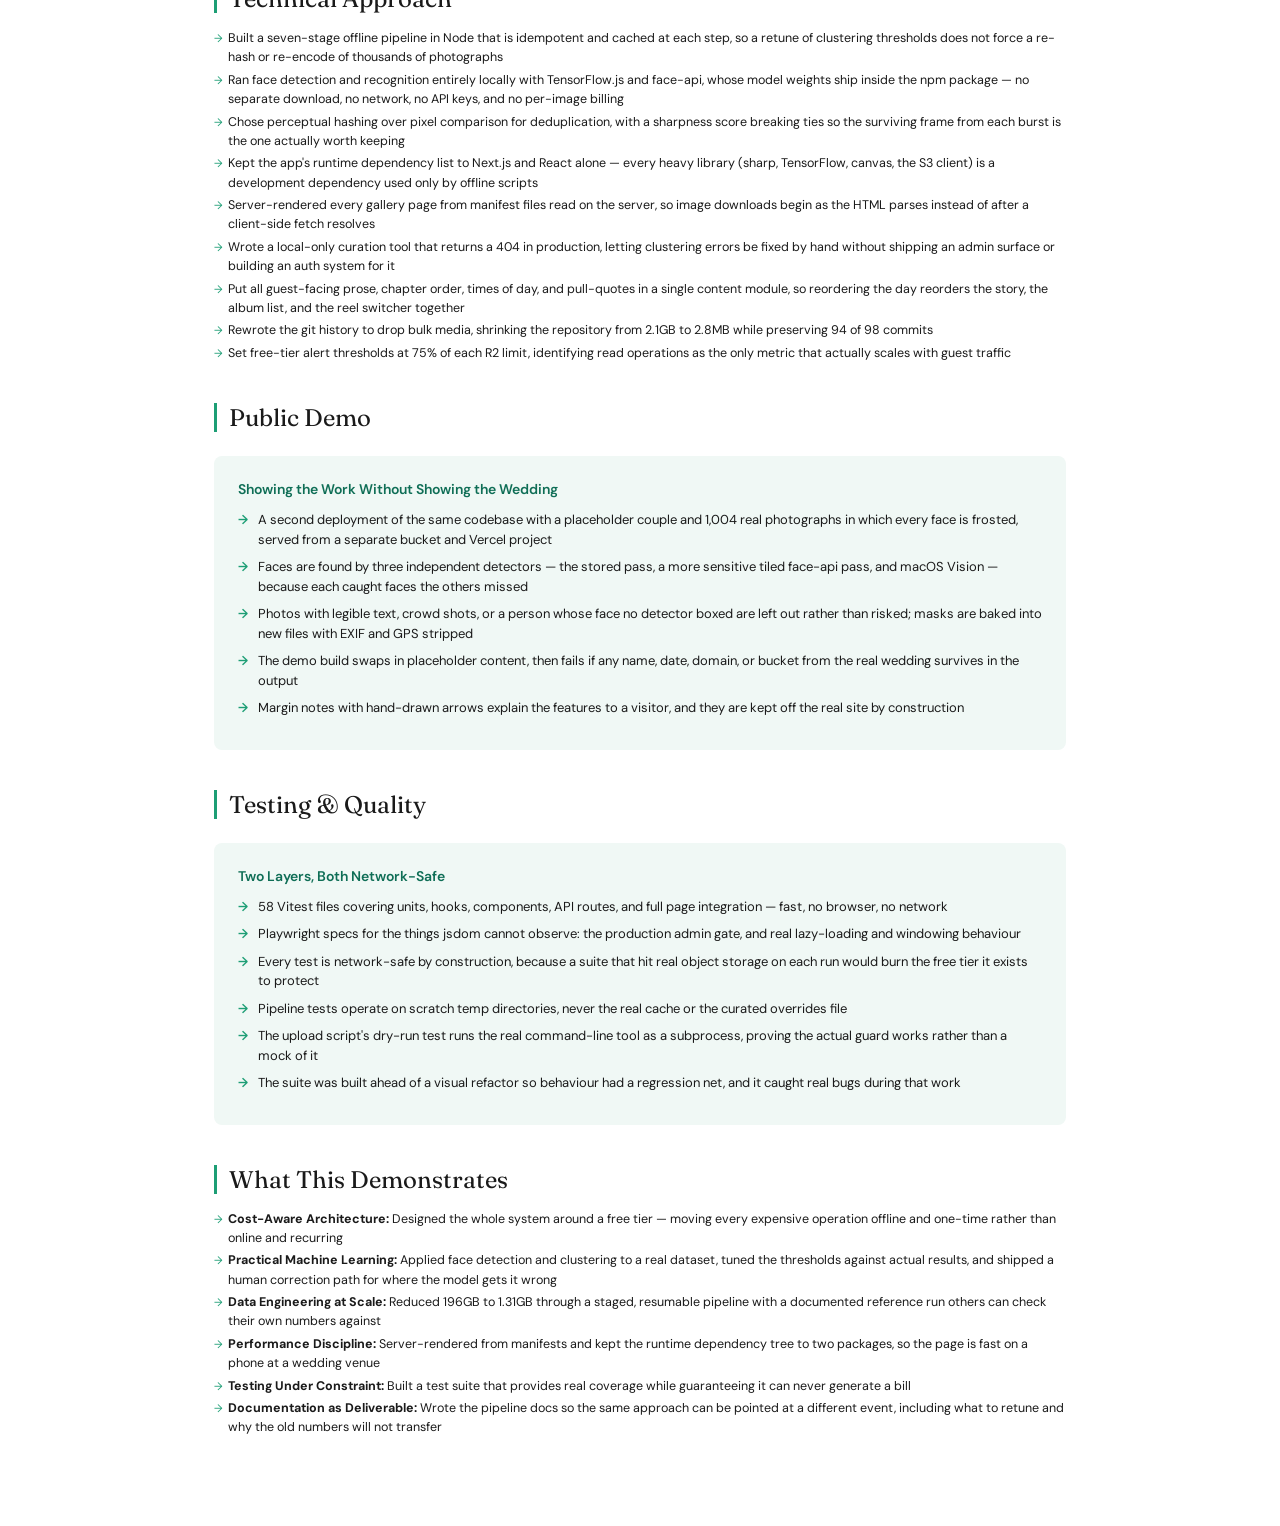
<file: case-study/wedding-site.html>
<!DOCTYPE html>
<html lang="en">
<head>
  <meta charset="UTF-8">
  <meta name="viewport" content="width=device-width, initial-scale=1.0">
  <title>Wedding Photo Platform - Case Study</title>
  <link rel="stylesheet" href="case-study.css">
</head>

<body>
<div class="case-study">
  <a href="../index.html" class="back-button">← Back to Home</a>
  <div class="case-study-header">
    <div class="case-study-subtitle">Wedding Photo Platform</div>
    <h1 class="case-study-title">A Face-Searchable Gallery for 7,500 Photographs</h1>
    <div class="case-study-meta">Solo Engineer · Next.js + Offline ML Pipeline · Jun – Sep 2026</div>
    <a href="https://wedding-demo-teal.vercel.app/" class="demo-link" target="_blank" rel="noopener noreferrer">Explore the public demo ↗</a>
  </div>

  <div class="case-study-section">
    <h2 class="case-study-section-title">Overview</h2>
    <div class="overview-box">
      <p>
        A photographer delivered roughly 7,500 raw JPEGs across 196GB. The job was to turn that into something guests would actually enjoy — a narrative site telling the day in chapters, eight immersive per-event reels, per-event albums, a full gallery of every surviving photograph, and a "People" view where anyone can find every picture they appear in.
      </p>
      <p>
        The interesting constraint was cost. This runs on a <strong>Cloudflare R2 free tier</strong> with no budget behind it, so deduplication, compression, face recognition, and clustering all happen <strong>offline on a laptop</strong> before anything ships. No per-image API calls, no inference at request time, no recurring bill.
      </p>
      <p>
        The real site is private to the family, so the <strong>public demo</strong> is the version to explore: the same code with a placeholder couple, 1,004 of the photographs across eight event albums, and a People page of 20 — every face frosted, but each person's page still finds every photograph they are in. The pipeline figures below come from the full run, since that is the scale the work was built for.
      </p>
    </div>

    <div class="tech-stack">
      <span class="tech-badge">Next.js 16</span>
      <span class="tech-badge">React 19</span>
      <span class="tech-badge">TypeScript</span>
      <span class="tech-badge">TensorFlow.js</span>
      <span class="tech-badge">face-api</span>
      <span class="tech-badge">sharp</span>
      <span class="tech-badge">Cloudflare R2</span>
      <span class="tech-badge">Vitest</span>
      <span class="tech-badge">Playwright</span>
    </div>
  </div>

  <div class="case-study-section">
    <h2 class="case-study-section-title">Problem &amp; Solution</h2>
    <div class="problem-solution-grid">
      <div class="ps-card problem">
        <h4>The Problem</h4>
        <ul>
          <li>196GB of raw delivery, far too large to host or browse</li>
          <li>Roughly a third of the photos were near-duplicate burst frames</li>
          <li>No way for a guest to find the photos they are actually in</li>
          <li>Hosted ML face APIs bill per image — unaffordable at this volume</li>
          <li>Bulk media in git would make the repo unusable</li>
        </ul>
      </div>
      <div class="ps-card solution">
        <h4>The Solution</h4>
        <ul>
          <li>Offline pipeline: hash, dedupe, resize, detect, cluster, upload</li>
          <li>Perceptual hashing with sharpness scoring keeps the best frame</li>
          <li>Face clustering groups every photo by the people in it</li>
          <li>Local models with no API keys and no per-image cost</li>
          <li>Media lives in object storage; only manifests are committed</li>
        </ul>
      </div>
    </div>
  </div>

  <div class="case-study-section">
    <h2 class="case-study-section-title">The Pipeline</h2>
    <div class="highlights-grid">
      <div class="highlight-card">
        <div class="highlight-label">Stage 1–2 · Dedupe</div>
        <div class="highlight-text">7,504 source JPEGs perceptually hashed and scored for sharpness, then reduced to 5,036 survivors by removing 2,468 near-duplicates — the sharpest frame in each burst wins</div>
      </div>
      <div class="highlight-card">
        <div class="highlight-label">Stage 3 · Resize</div>
        <div class="highlight-text">Survivors re-encoded to AVIF display and thumbnail sizes plus a face-detection input, compressing 196GB of source down to 1.31GB</div>
      </div>
      <div class="highlight-card">
        <div class="highlight-label">Stage 4–5 · Faces</div>
        <div class="highlight-text">17,731 faces detected across the gallery and clustered by recognition embedding into 92 distinct people, each appearing in 4 to 150 photographs</div>
      </div>
      <div class="highlight-card">
        <div class="highlight-label">Stage 6 · Publish</div>
        <div class="highlight-text">10,164 files uploaded to Cloudflare R2 alongside two manifests that the site server-renders from, so photos download from the HTML rather than after a client fetch</div>
      </div>
      <div class="highlight-card">
        <div class="highlight-label">Stage 7 · Curation</div>
        <div class="highlight-text">A local-only admin tool for correcting clustering mistakes and assigning photos to event sections, writing an overrides file the upload stage prefers over raw output</div>
      </div>
      <div class="highlight-card">
        <div class="highlight-label">Total Cost</div>
        <div class="highlight-text">Roughly 2.5 hours of wall time on a laptop, almost all of it in resize and hash — the machine-learning stages take under six minutes combined, and nothing bills per image</div>
      </div>
    </div>
  </div>

  <div class="case-study-section">
    <h2 class="case-study-section-title">Technical Approach</h2>
    <ul class="bullets">
      <li>Built a seven-stage offline pipeline in Node that is idempotent and cached at each step, so a retune of clustering thresholds does not force a re-hash or re-encode of thousands of photographs</li>
      <li>Ran face detection and recognition entirely locally with TensorFlow.js and face-api, whose model weights ship inside the npm package — no separate download, no network, no API keys, and no per-image billing</li>
      <li>Chose perceptual hashing over pixel comparison for deduplication, with a sharpness score breaking ties so the surviving frame from each burst is the one actually worth keeping</li>
      <li>Kept the app's runtime dependency list to Next.js and React alone — every heavy library (sharp, TensorFlow, canvas, the S3 client) is a development dependency used only by offline scripts</li>
      <li>Server-rendered every gallery page from manifest files read on the server, so image downloads begin as the HTML parses instead of after a client-side fetch resolves</li>
      <li>Wrote a local-only curation tool that returns a 404 in production, letting clustering errors be fixed by hand without shipping an admin surface or building an auth system for it</li>
      <li>Put all guest-facing prose, chapter order, times of day, and pull-quotes in a single content module, so reordering the day reorders the story, the album list, and the reel switcher together</li>
      <li>Rewrote the git history to drop bulk media, shrinking the repository from 2.1GB to 2.8MB while preserving 94 of 98 commits</li>
      <li>Set free-tier alert thresholds at 75% of each R2 limit, identifying read operations as the only metric that actually scales with guest traffic</li>
    </ul>
  </div>

  <div class="case-study-section">
    <h2 class="case-study-section-title">Public Demo</h2>
    <div class="role-section">
      <h4>Showing the Work Without Showing the Wedding</h4>
      <ul>
        <li>A second deployment of the same codebase with a placeholder couple and 1,004 real photographs in which every face is frosted, served from a separate bucket and Vercel project</li>
        <li>Faces are found by three independent detectors — the stored pass, a more sensitive tiled face-api pass, and macOS Vision — because each caught faces the others missed</li>
        <li>Photos with legible text, crowd shots, or a person whose face no detector boxed are left out rather than risked; masks are baked into new files with EXIF and GPS stripped</li>
        <li>The demo build swaps in placeholder content, then fails if any name, date, domain, or bucket from the real wedding survives in the output</li>
        <li>Margin notes with hand-drawn arrows explain the features to a visitor, and they are kept off the real site by construction</li>
      </ul>
    </div>
  </div>

  <div class="case-study-section">
    <h2 class="case-study-section-title">Testing &amp; Quality</h2>
    <div class="role-section">
      <h4>Two Layers, Both Network-Safe</h4>
      <ul>
        <li>58 Vitest files covering units, hooks, components, API routes, and full page integration — fast, no browser, no network</li>
        <li>Playwright specs for the things jsdom cannot observe: the production admin gate, and real lazy-loading and windowing behaviour</li>
        <li>Every test is network-safe by construction, because a suite that hit real object storage on each run would burn the free tier it exists to protect</li>
        <li>Pipeline tests operate on scratch temp directories, never the real cache or the curated overrides file</li>
        <li>The upload script's dry-run test runs the real command-line tool as a subprocess, proving the actual guard works rather than a mock of it</li>
        <li>The suite was built ahead of a visual refactor so behaviour had a regression net, and it caught real bugs during that work</li>
      </ul>
    </div>
  </div>

  <div class="case-study-section">
    <h2 class="case-study-section-title">What This Demonstrates</h2>
    <ul class="bullets">
      <li><strong>Cost-Aware Architecture:</strong> Designed the whole system around a free tier — moving every expensive operation offline and one-time rather than online and recurring</li>
      <li><strong>Practical Machine Learning:</strong> Applied face detection and clustering to a real dataset, tuned the thresholds against actual results, and shipped a human correction path for where the model gets it wrong</li>
      <li><strong>Data Engineering at Scale:</strong> Reduced 196GB to 1.31GB through a staged, resumable pipeline with a documented reference run others can check their own numbers against</li>
      <li><strong>Performance Discipline:</strong> Server-rendered from manifests and kept the runtime dependency tree to two packages, so the page is fast on a phone at a wedding venue</li>
      <li><strong>Testing Under Constraint:</strong> Built a test suite that provides real coverage while guaranteeing it can never generate a bill</li>
      <li><strong>Documentation as Deliverable:</strong> Wrote the pipeline docs so the same approach can be pointed at a different event, including what to retune and why the old numbers will not transfer</li>
    </ul>
  </div>

</div>
</body>
</html>
</file>
<file: styles.css>
@import url('https://fonts.googleapis.com/css2?family=DM+Mono:wght@400;500&family=Fraunces:opsz,wght@9..144,300;400;500&family=DM+Sans:wght@300;400;500&display=swap');

:root {
  --color-text-primary: #1a1a1a;
  --color-text-secondary: #666;
  --color-text-info: #0066cc;
  --color-background-primary: #fff;
  --color-background-secondary: #f8f8f8;
  --color-border-tertiary: #e0e0e0;
  --border-radius-md: 8px;
}

* { box-sizing: border-box; margin: 0; padding: 0; }

.page-layout {
  display: grid;
  grid-template-columns: 220px minmax(0, 1fr);
  gap: 2rem;
  max-width: 1160px;
  margin: 0 auto;
  padding: 2rem 1.5rem;
}

.side-nav {
  position: sticky;
  top: 1.75rem;
  align-self: start;
  background: var(--color-background-primary);
  border: 0.5px solid var(--color-border-tertiary);
  border-radius: var(--border-radius-md);
  padding: 1rem 0.9rem;
}

.nav-title {
  font-family: 'DM Mono', monospace;
  font-size: 10px;
  letter-spacing: 0.12em;
  text-transform: uppercase;
  color: var(--color-text-secondary);
  margin-bottom: 0.75rem;
}

.nav-list {
  list-style: none;
  margin: 0;
  padding: 0;
  display: grid;
  gap: 0.35rem;
}

.nav-list a {
  display: block;
  color: var(--color-text-primary);
  font-size: 12px;
  padding: 0.65rem 0.85rem;
  border-radius: 8px;
  text-decoration: none;
}

.nav-list a:hover,
.nav-list a:focus-visible {
  background: var(--color-background-secondary);
}

.resume {
  font-family: 'DM Sans', sans-serif;
  font-size: 13px;
  font-weight: 400;
  line-height: 1.6;
  color: var(--color-text-primary);
  max-width: 860px;
  margin: 0 auto;
  padding: 2rem 1.5rem;
}

.header {
  border-bottom: 0.5px solid var(--color-border-tertiary);
  padding-bottom: 1.25rem;
  margin-bottom: 1.25rem;
}

.name {
  font-family: 'Fraunces', serif;
  font-size: 32px;
  font-weight: 300;
  letter-spacing: -0.5px;
  color: var(--color-text-primary);
  line-height: 1.1;
}

.tagline {
  font-family: 'DM Mono', monospace;
  font-size: 11px;
  font-weight: 400;
  color: var(--color-text-secondary);
  letter-spacing: 0.08em;
  margin-top: 6px;
  text-transform: uppercase;
}

.contact-row {
  display: flex;
  flex-wrap: wrap;
  gap: 12px;
  margin-top: 10px;
}

.contact-item {
  font-size: 12px;
  color: var(--color-text-secondary);
  display: flex;
  align-items: center;
  gap: 5px;
}

.contact-item a {
  color: inherit;
  text-decoration: none;
}

.contact-item a:hover {
  text-decoration: underline;
}

.contact-item span {
  color: var(--color-text-info);
  font-size: 11px;
}

.pitch {
  background: var(--color-background-secondary);
  border-left: 2px solid #1D9E75;
  border-radius: 0 var(--border-radius-md) var(--border-radius-md) 0;
  padding: 0.75rem 1rem;
  margin-bottom: 1.5rem;
  font-size: 13px;
  color: var(--color-text-primary);
  line-height: 1.65;
}

.pitch strong {
  font-weight: 500;
  color: #0F6E56;
}

.section-label {
  font-family: 'DM Mono', monospace;
  font-size: 10px;
  letter-spacing: 0.12em;
  text-transform: uppercase;
  color: var(--color-text-secondary);
  margin-bottom: 0.75rem;
  padding-bottom: 4px;
  border-bottom: 0.5px solid var(--color-border-tertiary);
}

.section { margin-bottom: 1.5rem; }

.skills-grid {
  display: grid;
  grid-template-columns: repeat(auto-fit, minmax(160px, 1fr));
  gap: 8px;
}

.skill-group {
  background: var(--color-background-primary);
  border: 0.5px solid var(--color-border-tertiary);
  border-radius: var(--border-radius-md);
  padding: 10px 12px;
}

.skill-group-title {
  font-family: 'DM Mono', monospace;
  font-size: 10px;
  text-transform: uppercase;
  letter-spacing: 0.08em;
  color: var(--color-text-secondary);
  margin-bottom: 6px;
}

.skill-tags {
  display: flex;
  flex-wrap: wrap;
  gap: 4px;
}

.tag {
  font-size: 11px;
  background: var(--color-background-secondary);
  color: var(--color-text-primary);
  border-radius: 4px;
  padding: 2px 7px;
  font-weight: 400;
}

.highlight-tag {
  background: #E1F5EE;
  color: #0F6E56;
}

.job {
  margin-bottom: 1.25rem;
  padding-bottom: 1.25rem;
  border-bottom: 0.5px solid var(--color-border-tertiary);
}

.job:last-child { border-bottom: none; padding-bottom: 0; }

.job-header {
  display: flex;
  justify-content: space-between;
  align-items: flex-start;
  flex-wrap: wrap;
  gap: 4px;
  margin-bottom: 6px;
}

.job-title {
  font-weight: 500;
  font-size: 14px;
  color: var(--color-text-primary);
}

.job-company {
  font-size: 12px;
  color: var(--color-text-secondary);
  margin-top: 1px;
}

.project-link {
  font-size: 12px;
  margin-top: 2px;
}

.project-link a {
  color: #1D9E75;
  text-decoration: none;
  font-weight: 500;
}

.project-link a:hover {
  text-decoration: underline;
}

.job-meta {
  font-family: 'DM Mono', monospace;
  font-size: 10px;
  color: var(--color-text-secondary);
  text-align: right;
  white-space: nowrap;
}

.badge {
  display: inline-block;
  font-size: 10px;
  font-family: 'DM Mono', monospace;
  padding: 2px 8px;
  border-radius: 4px;
  margin-bottom: 6px;
  background: #E1F5EE;
  color: #0F6E56;
  letter-spacing: 0.04em;
}

.badge-blue {
  background: #E6F1FB;
  color: #185FA5;
}

.badge-amber {
  background: #FAEEDA;
  color: #854F0B;
}

ul.bullets {
  list-style: none;
  padding: 0;
  display: flex;
  flex-direction: column;
  gap: 3px;
}

ul.bullets li {
  font-size: 12.5px;
  color: var(--color-text-primary);
  padding-left: 14px;
  position: relative;
  line-height: 1.55;
}

ul.bullets li::before {
  content: "→";
  position: absolute;
  left: 0;
  color: #1D9E75;
  font-size: 11px;
  top: 1px;
}

.metric {
  font-weight: 500;
  color: #0F6E56;
}

.two-col {
  display: grid;
  grid-template-columns: 1fr 1fr;
  gap: 1rem;
}

.edu-item {
  background: var(--color-background-primary);
  border: 0.5px solid var(--color-border-tertiary);
  border-radius: var(--border-radius-md);
  padding: 10px 14px;
}

.edu-degree {
  font-weight: 500;
  font-size: 13px;
}

.edu-school {
  font-size: 12px;
  color: var(--color-text-secondary);
  margin-top: 2px;
}

.edu-year {
  font-family: 'DM Mono', monospace;
  font-size: 10px;
  color: var(--color-text-secondary);
  margin-top: 4px;
}

.availability-bar {
  display: flex;
  align-items: center;
  gap: 10px;
  background: #E1F5EE;
  border-radius: var(--border-radius-md);
  padding: 8px 14px;
  margin-bottom: 1.5rem;
}

.avail-dot {
  width: 8px;
  height: 8px;
  background: #1D9E75;
  border-radius: 50%;
  flex-shrink: 0;
}

.avail-text {
  font-size: 12px;
  color: #0F6E56;
  font-weight: 500;
}

.avail-sub {
  font-size: 11px;
  color: #0F6E56;
  opacity: 0.8;
  margin-left: auto;
  font-family: 'DM Mono', monospace;
}

@media (max-width: 960px) {
  .page-layout {
    grid-template-columns: 1fr;
    padding: 1.5rem 1rem;
  }

  .side-nav {
    display: none;
  }

  .name {
    font-size: 28px;
  }

  .resume {
    font-size: 14px;
  }
}

@media (max-width: 768px) {
  .page-layout {
    padding: 1rem;
  }

  .side-nav {
    padding: 0.75rem;
  }

  .nav-list a {
    padding: 0.75rem;
    font-size: 14px;
  }

  .name {
    font-size: 24px;
  }

  .tagline {
    font-size: 10px;
  }

  .resume {
    font-size: 15px;
    padding: 1rem;
  }

  .job-title {
    font-size: 16px;
  }

  .job-company {
    font-size: 14px;
  }

  .section-title {
    font-size: 18px;
  }

  .skills-grid {
    grid-template-columns: repeat(auto-fit, minmax(140px, 1fr));
    gap: 6px;
  }

  .skill-group {
    padding: 8px 10px;
  }

  .tag {
    padding: 3px 8px;
  }

  .highlight-tag {
    padding: 3px 8px;
  }
}

@media (max-width: 600px) {
  .two-col { grid-template-columns: 1fr; }
  .job-header { flex-direction: column; }
  .job-meta { text-align: left; }

  .page-layout {
    padding: 0.75rem;
  }

  .name {
    font-size: 22px;
  }

  .resume {
    font-size: 16px;
    padding: 0.75rem;
  }

  .nav-list a {
    padding: 0.8rem;
    font-size: 15px;
  }

  .skills-grid {
    grid-template-columns: 1fr;
  }

  .job-title {
    font-size: 18px;
  }

  .section-title {
    font-size: 20px;
  }

  .tag {
    padding: 4px 10px;
    font-size: 13px;
  }

  .highlight-tag {
    padding: 4px 10px;
    font-size: 13px;
  }
}
</file>
<file: case-study/case-study.css>
@import url('../styles.css');

/* Case study page styles */
.case-study {
  max-width: 900px;
  margin: 0 auto;
  padding: 3rem 1.5rem;
  font-family: 'DM Sans', sans-serif;
  color: var(--color-text-primary);
}

.back-button {
  display: inline-block;
  margin-bottom: 2rem;
  padding: 0.5rem 1rem;
  background-color: #1D9E75;
  color: white;
  text-decoration: none;
  border-radius: 4px;
  font-size: 14px;
  font-weight: 500;
  transition: background-color 0.2s ease;
}

.back-button:hover {
  background-color: #178a63;
}

.case-study-header {
  margin-bottom: 2.5rem;
  border-bottom: 2px solid #1D9E75;
  padding-bottom: 1.5rem;
}

.demo-link {
  display: inline-block;
  margin-top: 0.75rem;
  color: #1D9E75;
  font-size: 14px;
  font-weight: 500;
  text-decoration: none;
}

.demo-link:hover {
  text-decoration: underline;
}

.case-study-subtitle {
  font-size: 16px;
  color: #1D9E75;
  font-weight: 500;
  margin-bottom: 0.25rem;
}

.case-study-title {
  font-family: 'Fraunces', serif;
  font-size: 42px;
  font-weight: 300;
  letter-spacing: -0.5px;
  color: var(--color-text-primary);
  line-height: 1.1;
  margin-bottom: 0.5rem;
}

.case-study-meta {
  font-family: 'DM Mono', monospace;
  font-size: 11px;
  color: var(--color-text-secondary);
  letter-spacing: 0.08em;
  text-transform: uppercase;
  margin-top: 0.75rem;
}

.case-study-section {
  margin-bottom: 2.5rem;
}

.case-study-section-title {
  font-family: 'Fraunces', serif;
  font-size: 24px;
  font-weight: 400;
  color: var(--color-text-primary);
  margin-bottom: 1rem;
  border-left: 3px solid #1D9E75;
  padding-left: 0.75rem;
}

.overview-box {
  background: var(--color-background-secondary);
  border-left: 3px solid #1D9E75;
  padding: 1.25rem;
  margin-bottom: 1.5rem;
  border-radius: var(--border-radius-md);
  line-height: 1.7;
}

.overview-box p {
  margin-bottom: 1rem;
}

.overview-box p:last-child {
  margin-bottom: 0;
}

.highlights-grid {
  display: grid;
  grid-template-columns: repeat(auto-fit, minmax(220px, 1fr));
  gap: 1rem;
  margin-bottom: 1.5rem;
}

.highlight-card {
  background: var(--color-background-primary);
  border: 0.5px solid var(--color-border-tertiary);
  border-radius: var(--border-radius-md);
  padding: 1rem;
  transition: all 150ms ease;
}

.highlight-card:hover {
  border-color: #1D9E75;
  box-shadow: 0 4px 12px rgba(29, 158, 117, 0.1);
}

.highlight-label {
  font-family: 'DM Mono', monospace;
  font-size: 10px;
  text-transform: uppercase;
  letter-spacing: 0.08em;
  color: #1D9E75;
  font-weight: 600;
  margin-bottom: 0.5rem;
}

.highlight-text {
  font-size: 13px;
  color: var(--color-text-primary);
  line-height: 1.5;
}

.role-section {
  background: #F0F8F5;
  border-radius: var(--border-radius-md);
  padding: 1.5rem;
  margin-top: 1.5rem;
}

.role-section + .role-section {
  margin-top: 1rem;
}

.role-section h4 {
  font-size: 14px;
  color: #0F6E56;
  font-weight: 600;
  margin-bottom: 0.75rem;
}

.role-section ul {
  list-style: none;
  padding: 0;
  margin: 0;
}

.role-section li {
  font-size: 13px;
  color: var(--color-text-primary);
  padding-left: 20px;
  position: relative;
  margin-bottom: 0.5rem;
  line-height: 1.5;
}

.role-section li::before {
  content: "→";
  position: absolute;
  left: 0;
  color: #1D9E75;
  font-weight: 600;
}

.tech-stack {
  display: flex;
  flex-wrap: wrap;
  gap: 0.5rem;
  margin-top: 1rem;
}

.tech-badge {
  display: inline-block;
  background: #E1F5EE;
  color: #0F6E56;
  font-size: 11px;
  padding: 0.35rem 0.7rem;
  border-radius: 999px;
  font-family: 'DM Mono', monospace;
  font-weight: 500;
}

.problem-solution-grid {
  display: grid;
  grid-template-columns: 1fr 1fr;
  gap: 1.25rem;
  margin-bottom: 1.5rem;
}

.ps-card {
  border-radius: var(--border-radius-md);
  padding: 1.25rem;
}

.ps-card.problem {
  background: #FFF7F0;
  border-left: 3px solid #E07B39;
}

.ps-card.solution {
  background: #F0F8F5;
  border-left: 3px solid #1D9E75;
}

.ps-card h4 {
  font-family: 'DM Mono', monospace;
  font-size: 10px;
  text-transform: uppercase;
  letter-spacing: 0.08em;
  font-weight: 600;
  margin-bottom: 0.75rem;
}

.ps-card.problem h4 { color: #E07B39; }
.ps-card.solution h4 { color: #1D9E75; }

.ps-card ul {
  list-style: none;
  padding: 0;
  margin: 0;
}

.ps-card li {
  font-size: 13px;
  color: var(--color-text-primary);
  padding-left: 16px;
  position: relative;
  margin-bottom: 0.4rem;
  line-height: 1.5;
}

.ps-card.problem li::before {
  content: "✕";
  position: absolute;
  left: 0;
  color: #E07B39;
  font-size: 10px;
  top: 2px;
}

.ps-card.solution li::before {
  content: "✓";
  position: absolute;
  left: 0;
  color: #1D9E75;
  font-size: 10px;
  top: 2px;
}

.case-study-section .bullets {
  margin-bottom: 1.5rem;
}

@media (max-width: 768px) {
  .case-study {
    padding: 2rem 1rem;
  }

  .case-study-title {
    font-size: 32px;
  }

  .case-study-section-title {
    font-size: 20px;
  }

  .highlights-grid {
    grid-template-columns: 1fr;
  }

  .problem-solution-grid {
    grid-template-columns: 1fr;
  }

  .back-button {
    padding: 0.75rem 1.25rem;
    font-size: 16px;
  }
}

@media (max-width: 600px) {
  .case-study {
    padding: 1.5rem 0.75rem;
  }

  .case-study-title {
    font-size: 28px;
  }

  .case-study-section-title {
    font-size: 18px;
  }

  .tech-badge {
    font-size: 12px;
    padding: 4px 8px;
  }

  .overview-box p {
    font-size: 16px;
    line-height: 1.6;
  }

  .back-button {
    padding: 0.8rem 1.5rem;
    font-size: 17px;
    margin-bottom: 1.5rem;
  }
}
</file>
